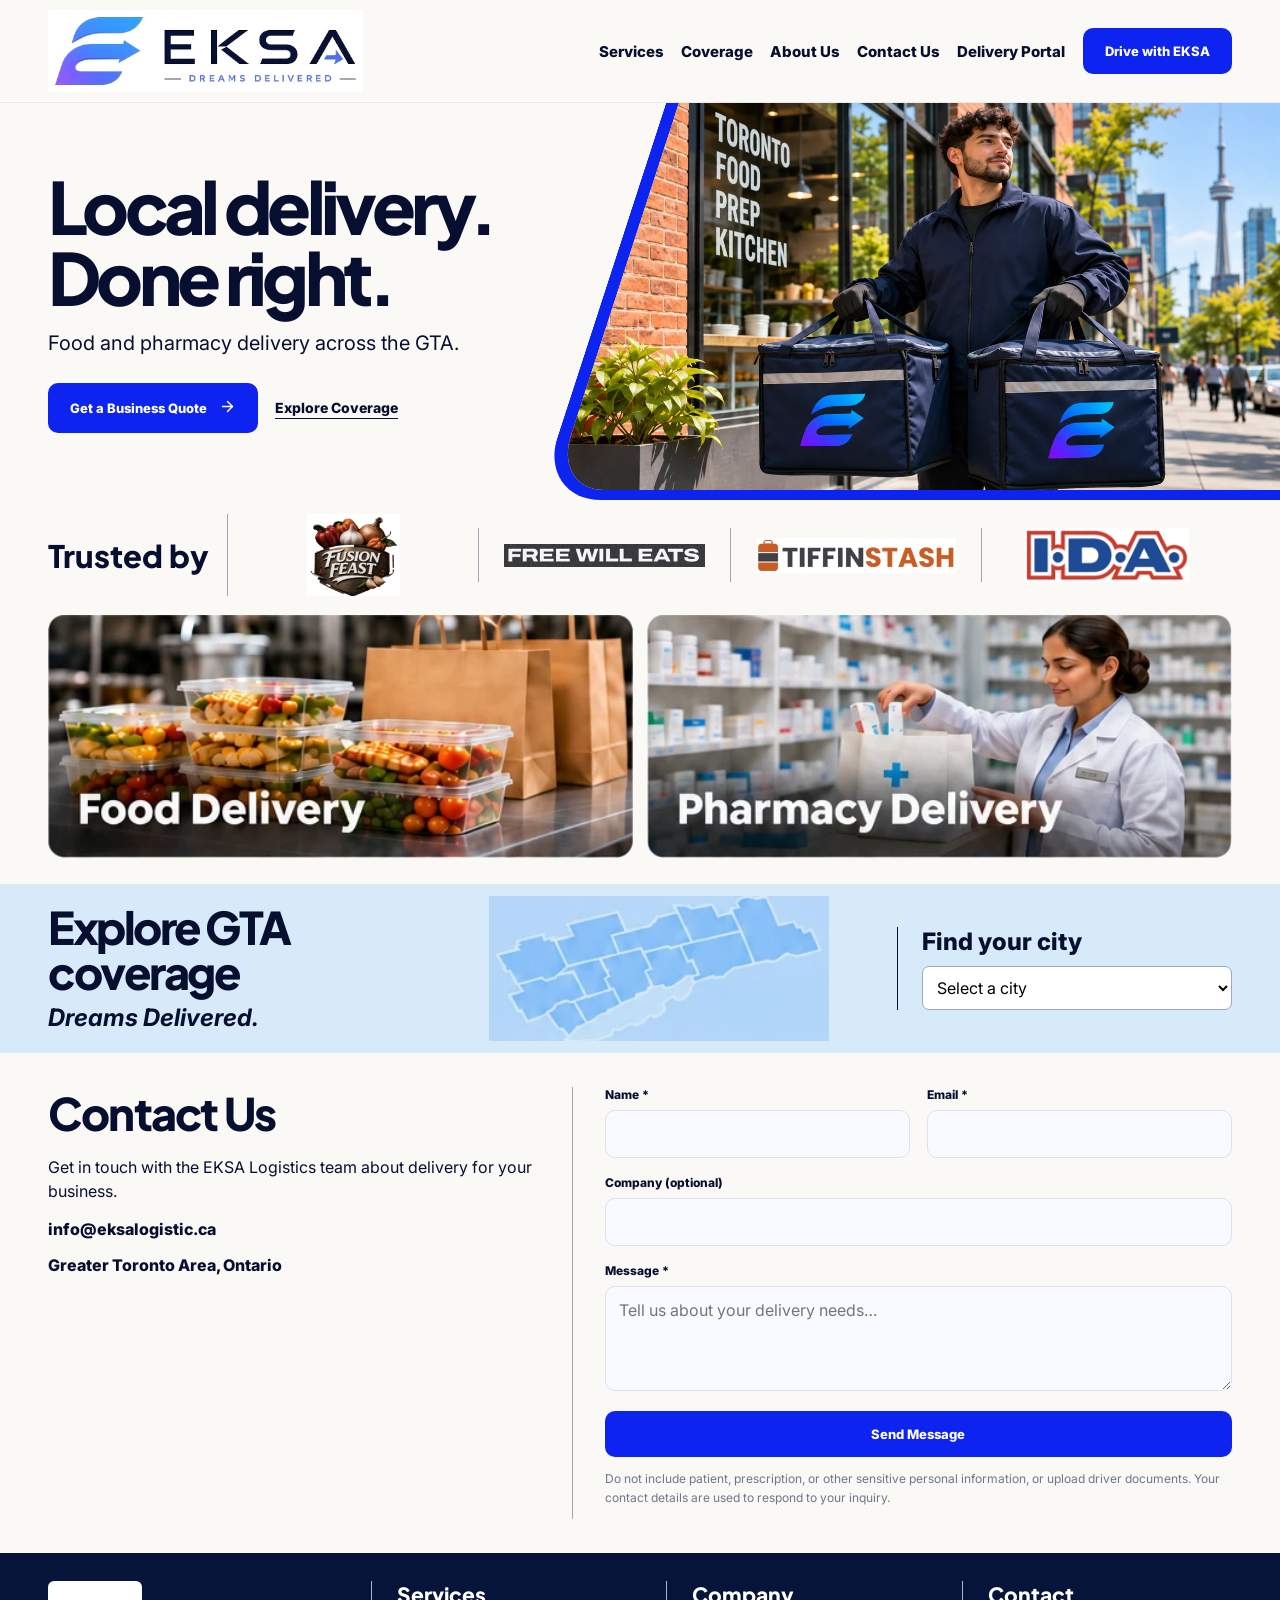
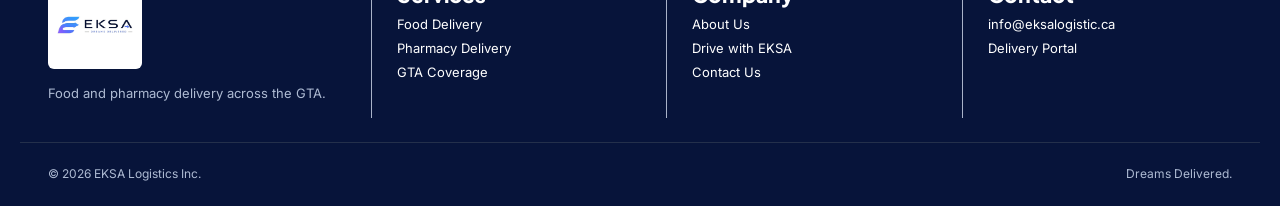
<file: index.html>
<!doctype html>
<html lang="en">
<head>
  <meta charset="utf-8">
  <meta name="viewport" content="width=device-width, initial-scale=1">
  <meta name="theme-color" content="#0b1230">

  <title>EKSA Logistics | Dreams Delivered</title>

  <meta name="description" content="EKSA Logistics Inc. provides scheduled food and pharmacy delivery across Toronto and the Greater Toronto Area.">

  <link rel="canonical" href="https://www.eksalogistic.ca/">

  <link rel="icon" type="image/png" href="/favicon.png">
  <link rel="preconnect" href="https://fonts.googleapis.com">
  <link rel="preconnect" href="https://fonts.gstatic.com" crossorigin>
  <link rel="stylesheet" href="https://fonts.googleapis.com/css2?family=Inter:wght@400..800&amp;family=Plus+Jakarta+Sans:wght@400..800&amp;display=swap">
  <link rel="stylesheet" href="/styles.css?v=7">
</head>

<body>

<header class="site-header">
  <div class="container nav">

    <a class="brand" href="#home" aria-label="EKSA Logistics home">
      <img src="/eksa-logo.jpg" alt="EKSA Logistics">
    </a>

    <button
      class="menu-toggle"
      aria-label="Toggle navigation"
      aria-expanded="false">
      ☰
    </button>

    <nav id="main-nav" aria-label="Main navigation">
      <a href="#services">Services</a>
      <a href="#home?section=coverage">Coverage</a>
      <a href="#about">About Us</a>
      <a href="#contact">Contact Us</a>
      <a href="#portal">Delivery Portal</a>
      <a class="mobile-driver" href="#drivers">Drive with EKSA</a>
    </nav>

    <a class="nav-cta" href="#drivers">Drive with EKSA</a>

  </div>
</header>

<main id="app" tabindex="-1"></main>

<footer>
  <div class="container footer-grid">

    <div>
      <a class="brand light" href="#home">
        <img src="/eksa-logo.jpg" alt="EKSA Logistics">
      </a>

      <p>
        Food and pharmacy delivery across the GTA.
      </p>
    </div>

    <div>
      <b>Services</b>
      <a href="#businesses">Food Delivery</a>
      <a href="#pharmacies">Pharmacy Delivery</a>
      <a href="#home?section=coverage">GTA Coverage</a>
    </div>

    <div>
      <b>Company</b>
      <a href="#about">About Us</a>
      <a href="#drivers">Drive with EKSA</a>
      <a href="#contact">Contact Us</a>
    </div>

    <div>
      <b>Contact</b>
      <a href="mailto:info@eksalogistic.ca">info@eksalogistic.ca</a>

      <a href="#portal">Delivery Portal</a>
    </div>

  </div>

  <div class="container footer-bottom">

    <span>
      © <span id="year"></span> EKSA Logistics Inc.
    </span>

    <span>Dreams Delivered.</span>

  </div>
</footer>

<script src="/script.js?v=7"></script>

</body>
</html>
</file>
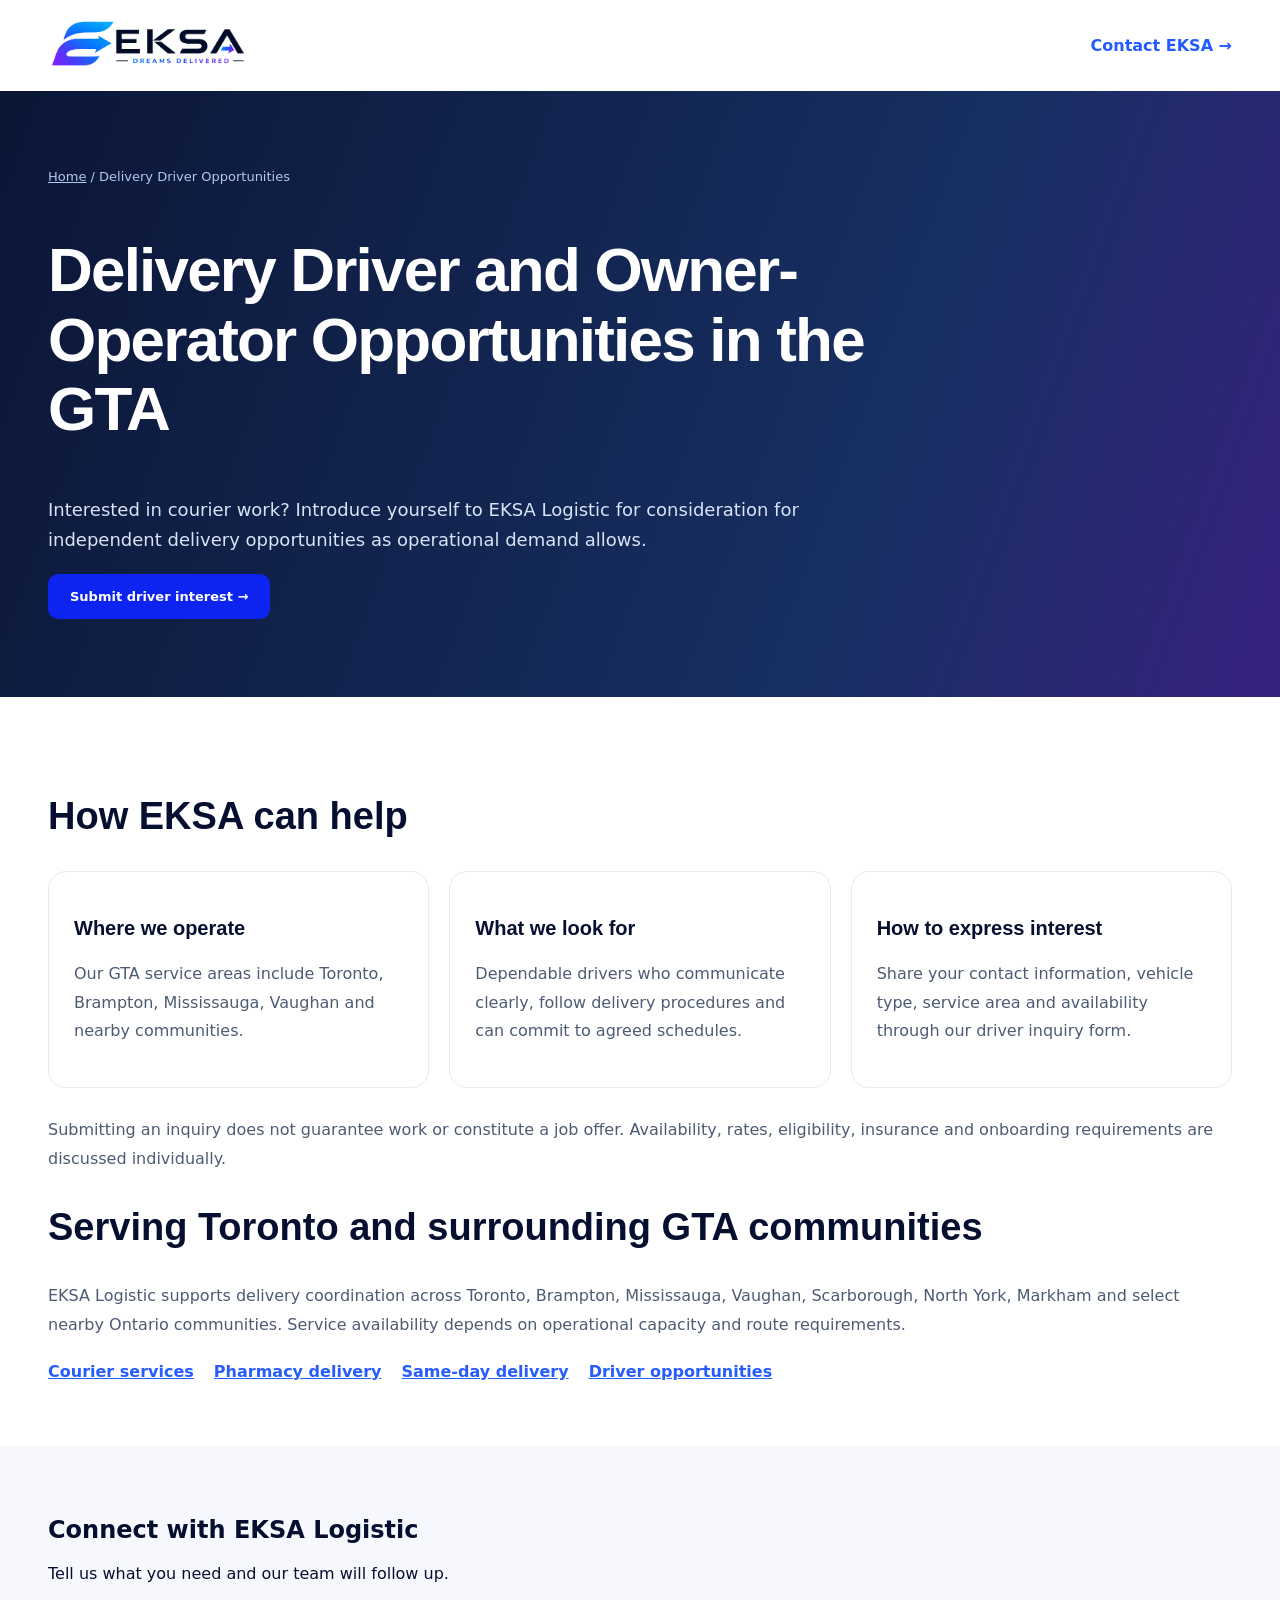
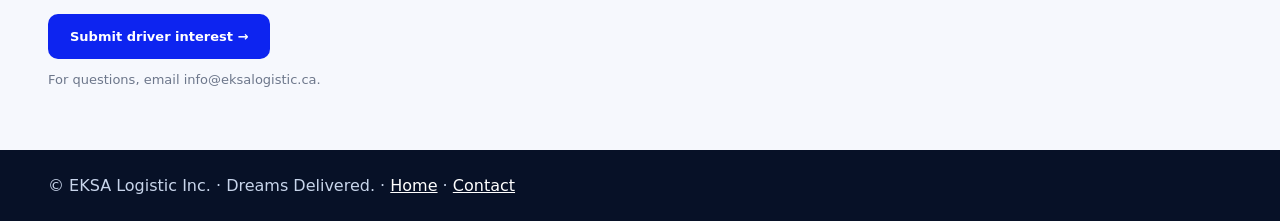
<file: courier-services/index.html>
<!doctype html><html lang="en"><head><meta charset="utf-8"><meta name="viewport" content="width=device-width,initial-scale=1"><meta name="theme-color" content="#0b1230"><title>Courier &amp; Delivery Driver Opportunities GTA | EKSA Logistic</title><meta name="description" content="Explore independent courier and owner-operator delivery driver opportunities in Brampton, Mississauga, Toronto and the GTA."><link rel="canonical" href="https://www.eksalogistic.ca/delivery-driver-opportunities/"><meta property="og:type" content="website"><meta property="og:title" content="Courier &amp; Delivery Driver Opportunities GTA | EKSA Logistic"><meta property="og:description" content="Explore independent courier and owner-operator delivery driver opportunities in Brampton, Mississauga, Toronto and the GTA."><meta property="og:url" content="https://www.eksalogistic.ca/delivery-driver-opportunities/"><link rel="icon" type="image/png" href="/favicon.png"><link rel="stylesheet" href="/styles.css"><script type="application/ld+json">{"@context":"https://schema.org","@type":"WebPage","name":"Courier & Delivery Driver Opportunities GTA | EKSA Logistic","url":"https://www.eksalogistic.ca/delivery-driver-opportunities/","description":"Explore independent courier and owner-operator delivery driver opportunities in Brampton, Mississauga, Toronto and the GTA.","publisher":{"@type":"Organization","name":"EKSA Logistic Inc.","url":"https://www.eksalogistic.ca/"}}</script></head><body class="seo-page"><header class="seo-topbar"><div class="container seo-topnav"><a href="/"><img src="/eksa-logo.png" alt="EKSA Logistic — Dreams Delivered"></a><a href="/#contact">Contact EKSA →</a></div></header><main><section class="seo-hero"><div class="container"><div class="seo-breadcrumb"><a href="/">Home</a> / Delivery Driver Opportunities</div><h1>Delivery Driver and Owner-Operator Opportunities in the GTA</h1><p>Interested in courier work? Introduce yourself to EKSA Logistic for consideration for independent delivery opportunities as operational demand allows.</p><a class="btn" href="/#drivers">Submit driver interest →</a></div></section><section class="seo-body"><div class="container"><h2>How EKSA can help</h2><div class="seo-feature-grid"><article class="seo-feature"><h3>Where we operate</h3><p>Our GTA service areas include Toronto, Brampton, Mississauga, Vaughan and nearby communities.</p></article><article class="seo-feature"><h3>What we look for</h3><p>Dependable drivers who communicate clearly, follow delivery procedures and can commit to agreed schedules.</p></article><article class="seo-feature"><h3>How to express interest</h3><p>Share your contact information, vehicle type, service area and availability through our driver inquiry form.</p></article></div><p>Submitting an inquiry does not guarantee work or constitute a job offer. Availability, rates, eligibility, insurance and onboarding requirements are discussed individually.</p><h2>Serving Toronto and surrounding GTA communities</h2><p>EKSA Logistic supports delivery coordination across Toronto, Brampton, Mississauga, Vaughan, Scarborough, North York, Markham and select nearby Ontario communities. Service availability depends on operational capacity and route requirements.</p><div class="seo-link-row"><a href="/courier-services/">Courier services</a><a href="/pharmacy-delivery/">Pharmacy delivery</a><a href="/same-day-delivery/">Same-day delivery</a><a href="/delivery-driver-opportunities/">Driver opportunities</a></div></div></section><section class="seo-cta"><div class="container"><h2>Connect with EKSA Logistic</h2><p>Tell us what you need and our team will follow up.</p><a class="btn" href="/#drivers">Submit driver interest →</a><p class="seo-note">For questions, email info@eksalogistic.ca.</p></div></section></main><footer class="seo-footer"><div class="container">© EKSA Logistic Inc. · Dreams Delivered. · <a href="/">Home</a> · <a href="/#contact">Contact</a></div></footer></body></html>
</file>
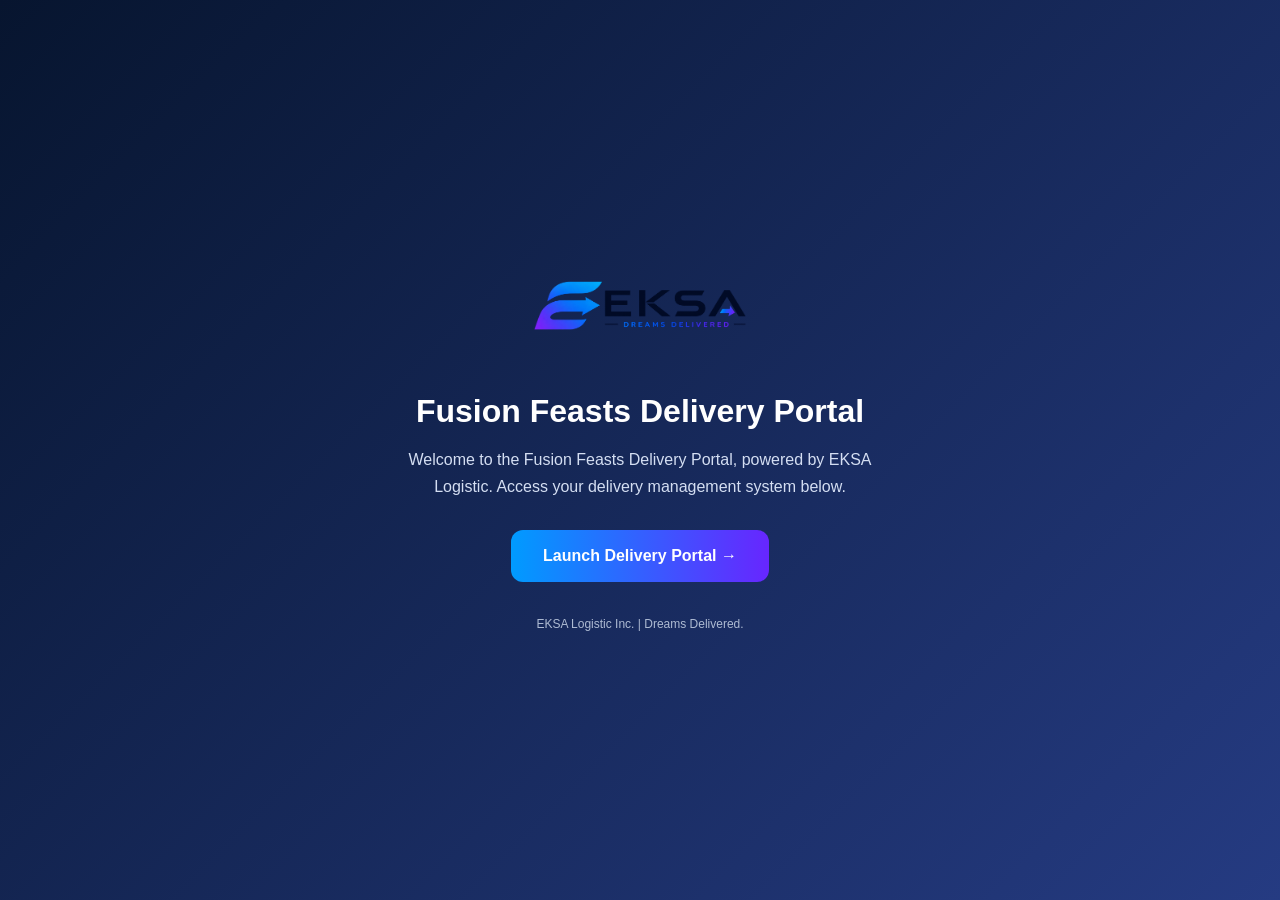
<file: fusionfeasts/index.html>
<!DOCTYPE html>
<html lang="en">
<head>
  <meta charset="UTF-8">
  <meta name="viewport" content="width=device-width, initial-scale=1.0">
  <meta name="robots" content="noindex, nofollow">
  <title>Fusion Feasts Portal | EKSA Logistic</title>
  <link rel="icon" href="../favicon.png">

  <style>
    body {
      margin: 0;
      min-height: 100vh;
      display: flex;
      align-items: center;
      justify-content: center;
      font-family: Arial, sans-serif;
      background: linear-gradient(135deg, #07152f, #253b82);
      color: white;
      text-align: center;
    }

    .portal {
      padding: 45px 30px;
      max-width: 500px;
    }

    .logo {
      width: 220px;
      max-width: 90%;
      margin-bottom: 25px;
    }

    h1 {
      font-size: 32px;
      margin-bottom: 15px;
    }

    p {
      color: #d4def2;
      line-height: 1.7;
      margin-bottom: 30px;
    }

    .button {
      display: inline-block;
      padding: 17px 32px;
      background: linear-gradient(90deg, #009bff, #6726ff);
      color: white;
      text-decoration: none;
      border-radius: 12px;
      font-weight: bold;
    }

    .button:hover {
      opacity: 0.9;
    }

    .footer {
      margin-top: 35px;
      font-size: 12px;
      color: #aebbd3;
    }
  </style>
</head>

<body>
  <main class="portal">

    <img
      src="../eksa-logo.png"
      alt="EKSA Logistic"
      class="logo"
    >

    <h1>Fusion Feasts Delivery Portal</h1>

    <p>
      Welcome to the Fusion Feasts Delivery Portal,
      powered by EKSA Logistic.
      Access your delivery management system below.
    </p>

    <a
      class="button"
      href="https://script.google.com/macros/s/AKfycbzq2rcf4ts9uuoo10F6LjIHkfpm8Ls-799U8cGaTy5HFEsiiTY6_NZzoEOHmO9KtOD8/exec"
      target="_blank"
      rel="noopener noreferrer"
    >
      Launch Delivery Portal &rarr;
    </a>

    <div class="footer">
      EKSA Logistic Inc. | Dreams Delivered.
    </div>

  </main>
</body>
</html>
</file>
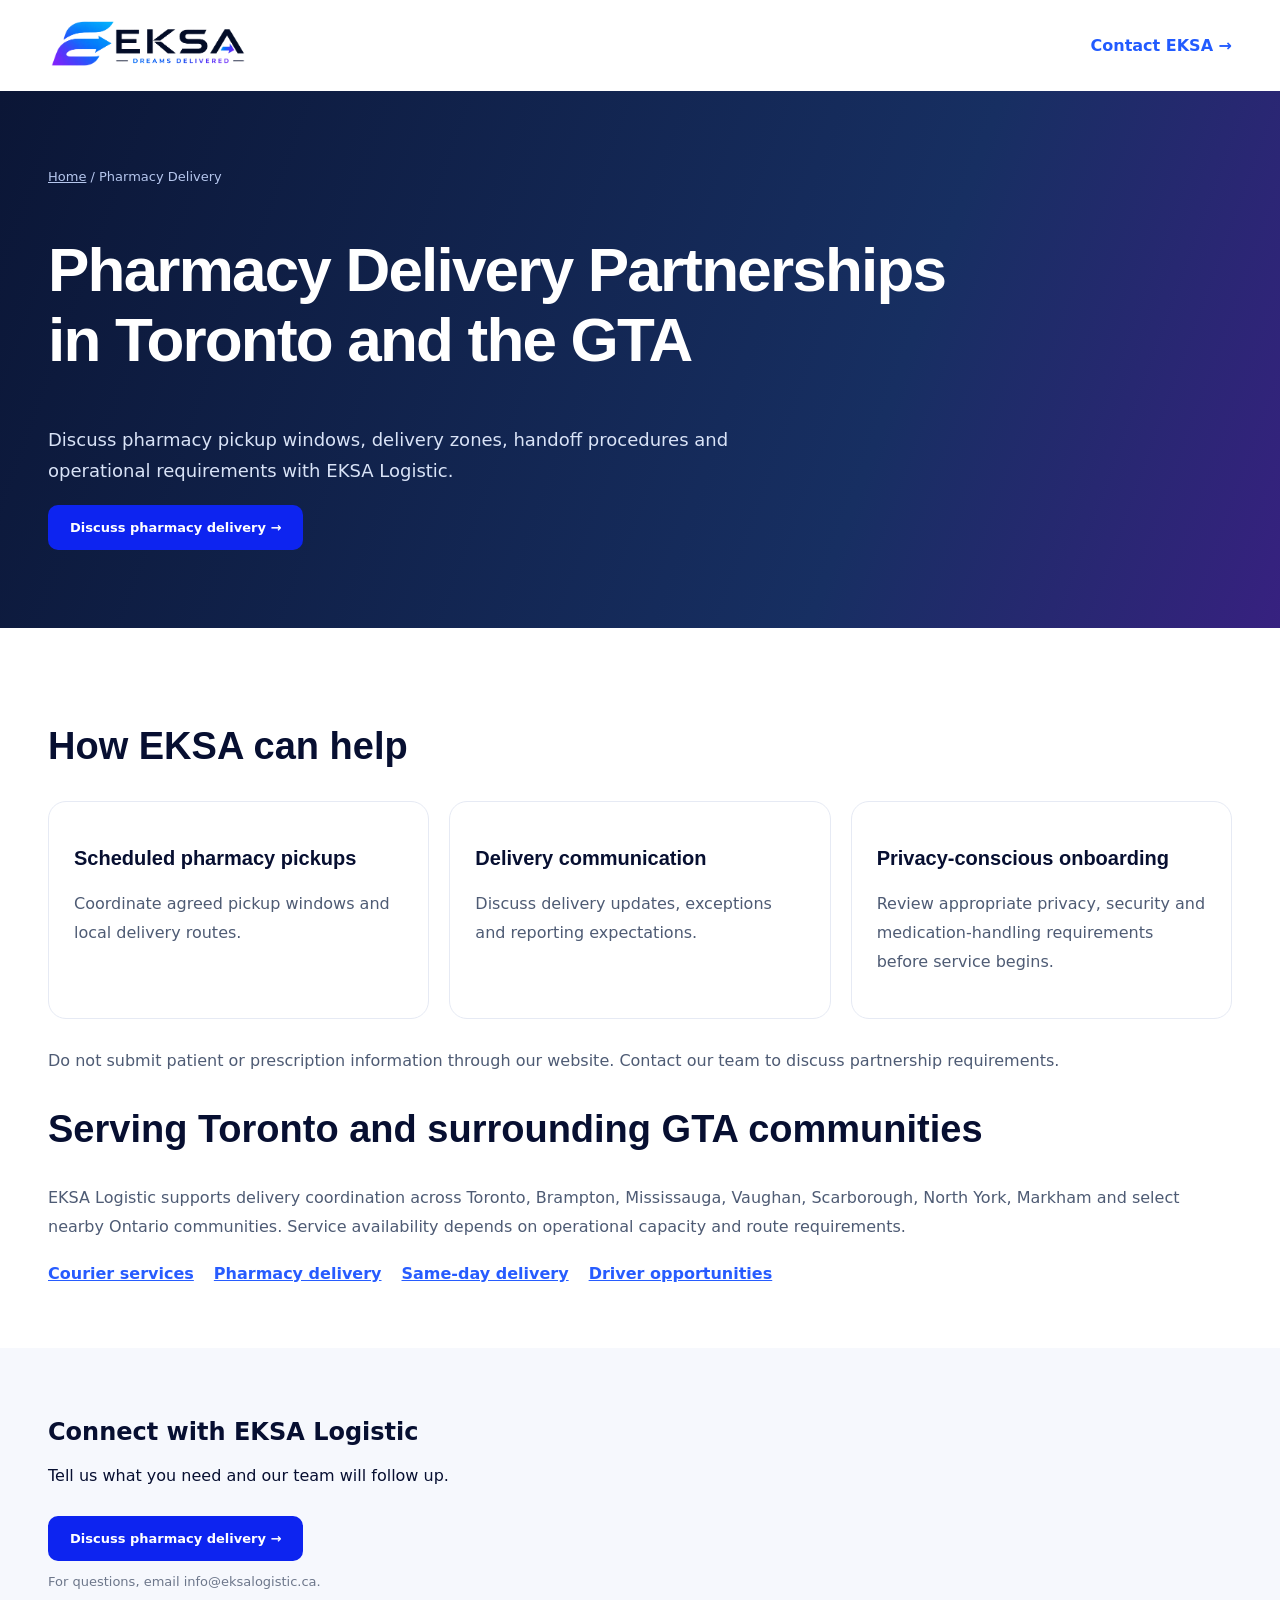
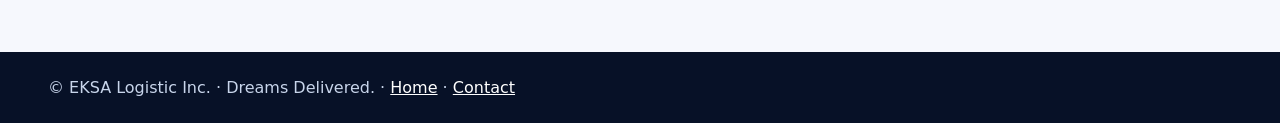
<file: pharmacy-delivery/index.html>
<!doctype html><html lang="en"><head><meta charset="utf-8"><meta name="viewport" content="width=device-width,initial-scale=1"><meta name="theme-color" content="#0b1230"><title>Pharmacy Delivery Services in the GTA | EKSA Logistic</title><meta name="description" content="Coordinated pharmacy and medical courier delivery partnerships in Toronto and the GTA, with scheduled pickups and handling expectations."><link rel="canonical" href="https://www.eksalogistic.ca/pharmacy-delivery/"><meta property="og:type" content="website"><meta property="og:title" content="Pharmacy Delivery Services in the GTA | EKSA Logistic"><meta property="og:description" content="Coordinated pharmacy and medical courier delivery partnerships in Toronto and the GTA, with scheduled pickups and handling expectations."><meta property="og:url" content="https://www.eksalogistic.ca/pharmacy-delivery/"><link rel="icon" type="image/png" href="/favicon.png"><link rel="stylesheet" href="/styles.css"><script type="application/ld+json">{"@context":"https://schema.org","@type":"WebPage","name":"Pharmacy Delivery Services in the GTA | EKSA Logistic","url":"https://www.eksalogistic.ca/pharmacy-delivery/","description":"Coordinated pharmacy and medical courier delivery partnerships in Toronto and the GTA, with scheduled pickups and handling expectations.","publisher":{"@type":"Organization","name":"EKSA Logistic Inc.","url":"https://www.eksalogistic.ca/"}}</script></head><body class="seo-page"><header class="seo-topbar"><div class="container seo-topnav"><a href="/"><img src="/eksa-logo.png" alt="EKSA Logistic — Dreams Delivered"></a><a href="/#contact">Contact EKSA →</a></div></header><main><section class="seo-hero"><div class="container"><div class="seo-breadcrumb"><a href="/">Home</a> / Pharmacy Delivery</div><h1>Pharmacy Delivery Partnerships in Toronto and the GTA</h1><p>Discuss pharmacy pickup windows, delivery zones, handoff procedures and operational requirements with EKSA Logistic.</p><a class="btn" href="/#pharmacies">Discuss pharmacy delivery →</a></div></section><section class="seo-body"><div class="container"><h2>How EKSA can help</h2><div class="seo-feature-grid"><article class="seo-feature"><h3>Scheduled pharmacy pickups</h3><p>Coordinate agreed pickup windows and local delivery routes.</p></article><article class="seo-feature"><h3>Delivery communication</h3><p>Discuss delivery updates, exceptions and reporting expectations.</p></article><article class="seo-feature"><h3>Privacy-conscious onboarding</h3><p>Review appropriate privacy, security and medication-handling requirements before service begins.</p></article></div><p>Do not submit patient or prescription information through our website. Contact our team to discuss partnership requirements.</p><h2>Serving Toronto and surrounding GTA communities</h2><p>EKSA Logistic supports delivery coordination across Toronto, Brampton, Mississauga, Vaughan, Scarborough, North York, Markham and select nearby Ontario communities. Service availability depends on operational capacity and route requirements.</p><div class="seo-link-row"><a href="/courier-services/">Courier services</a><a href="/pharmacy-delivery/">Pharmacy delivery</a><a href="/same-day-delivery/">Same-day delivery</a><a href="/delivery-driver-opportunities/">Driver opportunities</a></div></div></section><section class="seo-cta"><div class="container"><h2>Connect with EKSA Logistic</h2><p>Tell us what you need and our team will follow up.</p><a class="btn" href="/#pharmacies">Discuss pharmacy delivery →</a><p class="seo-note">For questions, email info@eksalogistic.ca.</p></div></section></main><footer class="seo-footer"><div class="container">© EKSA Logistic Inc. · Dreams Delivered. · <a href="/">Home</a> · <a href="/#contact">Contact</a></div></footer></body></html>
</file>
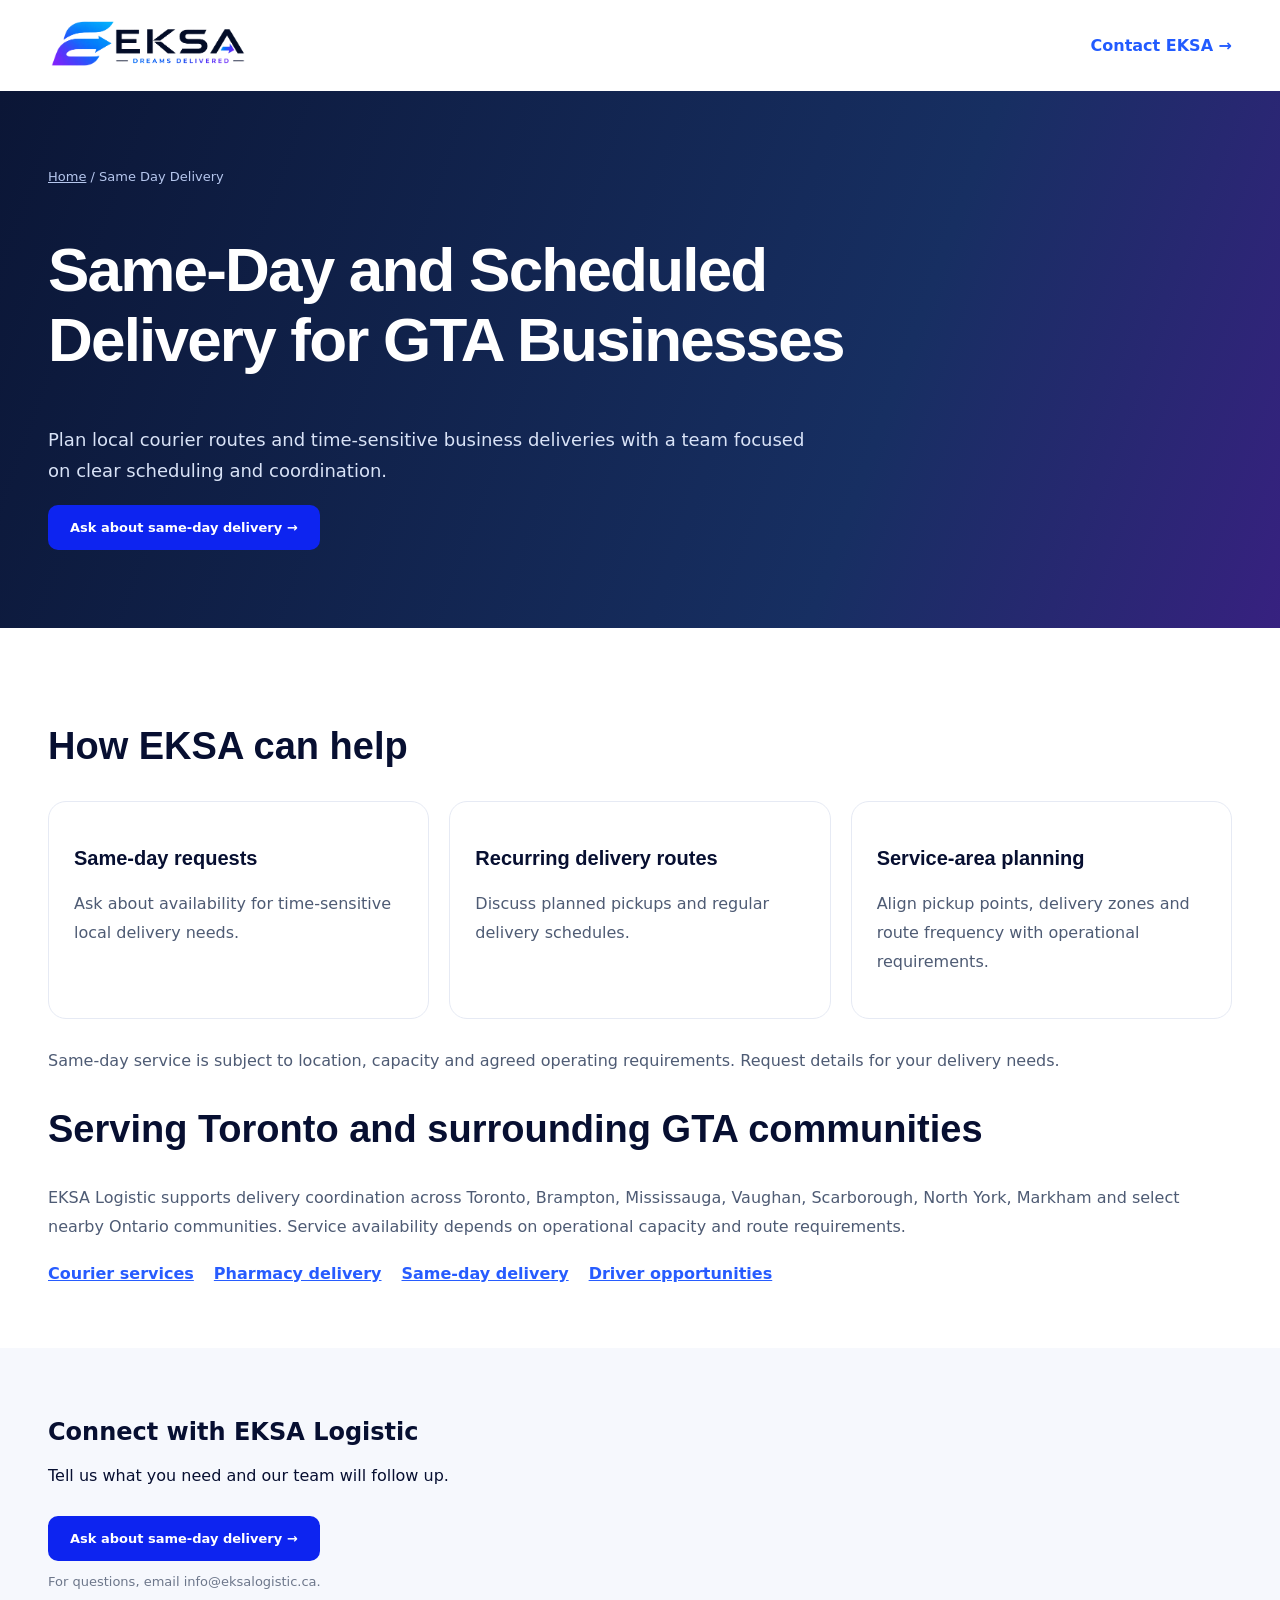
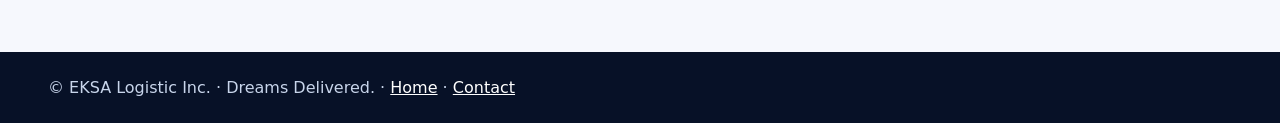
<file: same-day-delivery/index.html>
<!doctype html><html lang="en"><head><meta charset="utf-8"><meta name="viewport" content="width=device-width,initial-scale=1"><meta name="theme-color" content="#0b1230"><title>Same-Day &amp; Scheduled Courier Delivery GTA | EKSA Logistic</title><meta name="description" content="Same-day and scheduled courier delivery coordination for GTA businesses. Discuss time-sensitive deliveries and recurring routes."><link rel="canonical" href="https://www.eksalogistic.ca/same-day-delivery/"><meta property="og:type" content="website"><meta property="og:title" content="Same-Day &amp; Scheduled Courier Delivery GTA | EKSA Logistic"><meta property="og:description" content="Same-day and scheduled courier delivery coordination for GTA businesses. Discuss time-sensitive deliveries and recurring routes."><meta property="og:url" content="https://www.eksalogistic.ca/same-day-delivery/"><link rel="icon" type="image/png" href="/favicon.png"><link rel="stylesheet" href="/styles.css"><script type="application/ld+json">{"@context":"https://schema.org","@type":"WebPage","name":"Same-Day & Scheduled Courier Delivery GTA | EKSA Logistic","url":"https://www.eksalogistic.ca/same-day-delivery/","description":"Same-day and scheduled courier delivery coordination for GTA businesses. Discuss time-sensitive deliveries and recurring routes.","publisher":{"@type":"Organization","name":"EKSA Logistic Inc.","url":"https://www.eksalogistic.ca/"}}</script></head><body class="seo-page"><header class="seo-topbar"><div class="container seo-topnav"><a href="/"><img src="/eksa-logo.png" alt="EKSA Logistic — Dreams Delivered"></a><a href="/#contact">Contact EKSA →</a></div></header><main><section class="seo-hero"><div class="container"><div class="seo-breadcrumb"><a href="/">Home</a> / Same Day Delivery</div><h1>Same-Day and Scheduled Delivery for GTA Businesses</h1><p>Plan local courier routes and time-sensitive business deliveries with a team focused on clear scheduling and coordination.</p><a class="btn" href="/#businesses">Ask about same-day delivery →</a></div></section><section class="seo-body"><div class="container"><h2>How EKSA can help</h2><div class="seo-feature-grid"><article class="seo-feature"><h3>Same-day requests</h3><p>Ask about availability for time-sensitive local delivery needs.</p></article><article class="seo-feature"><h3>Recurring delivery routes</h3><p>Discuss planned pickups and regular delivery schedules.</p></article><article class="seo-feature"><h3>Service-area planning</h3><p>Align pickup points, delivery zones and route frequency with operational requirements.</p></article></div><p>Same-day service is subject to location, capacity and agreed operating requirements. Request details for your delivery needs.</p><h2>Serving Toronto and surrounding GTA communities</h2><p>EKSA Logistic supports delivery coordination across Toronto, Brampton, Mississauga, Vaughan, Scarborough, North York, Markham and select nearby Ontario communities. Service availability depends on operational capacity and route requirements.</p><div class="seo-link-row"><a href="/courier-services/">Courier services</a><a href="/pharmacy-delivery/">Pharmacy delivery</a><a href="/same-day-delivery/">Same-day delivery</a><a href="/delivery-driver-opportunities/">Driver opportunities</a></div></div></section><section class="seo-cta"><div class="container"><h2>Connect with EKSA Logistic</h2><p>Tell us what you need and our team will follow up.</p><a class="btn" href="/#businesses">Ask about same-day delivery →</a><p class="seo-note">For questions, email info@eksalogistic.ca.</p></div></section></main><footer class="seo-footer"><div class="container">© EKSA Logistic Inc. · Dreams Delivered. · <a href="/">Home</a> · <a href="/#contact">Contact</a></div></footer></body></html>
</file>
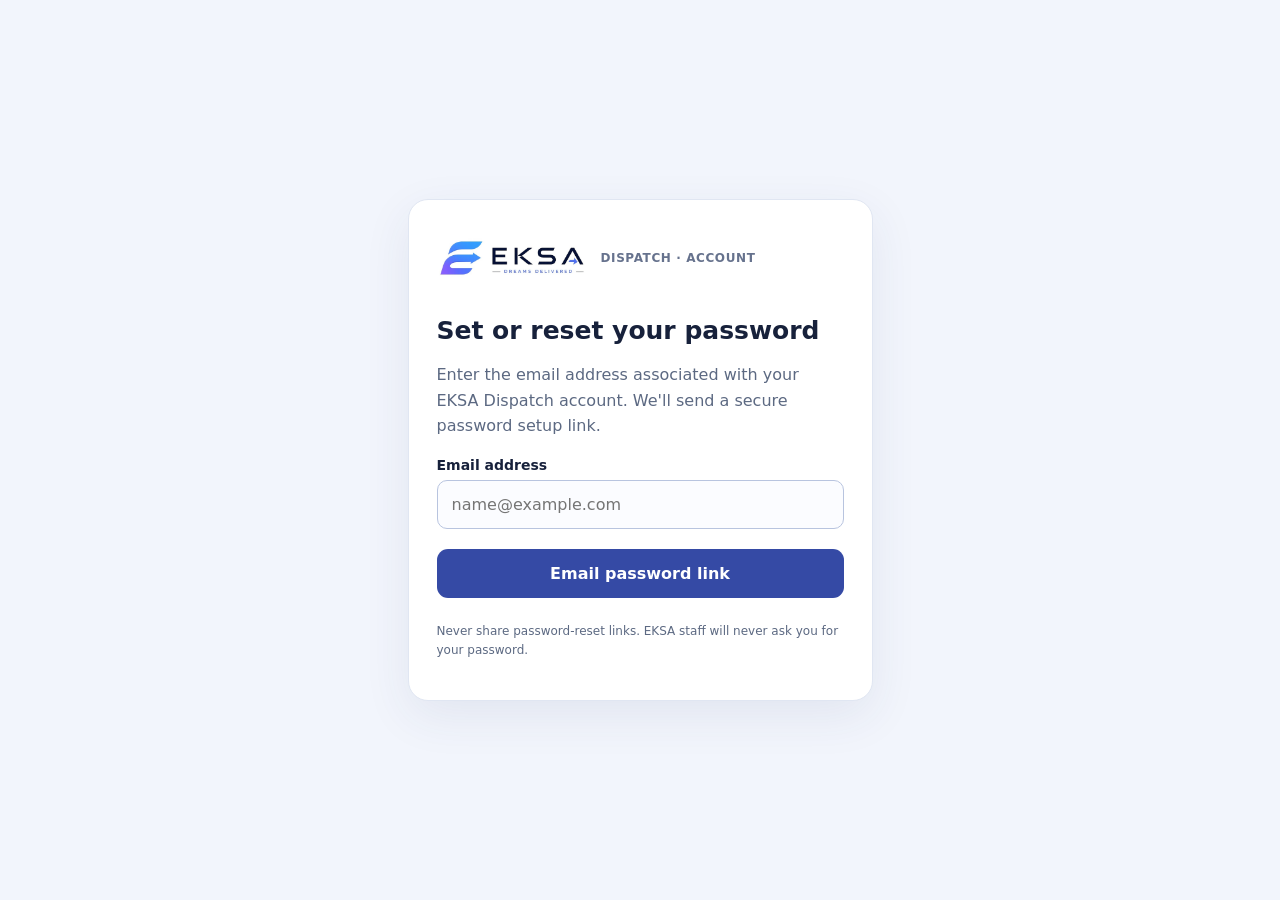
<file: eksa-password.html>
<!doctype html>
<html lang="en">
<head>
<meta charset="utf-8"><meta name="viewport" content="width=device-width,initial-scale=1">
<meta name="referrer" content="no-referrer"><meta name="robots" content="noindex,nofollow">
<title>EKSA Dispatch | Password setup</title>
<style>
*{box-sizing:border-box}body{margin:0;background:#f2f5fc;color:#17213b;font-family:system-ui,-apple-system,Segoe UI,sans-serif;min-height:100vh;display:grid;place-items:center;padding:22px}
main{width:min(100%,465px);background:#fff;border:1px solid #e0e6f2;border-radius:20px;box-shadow:0 15px 48px #30427015;padding:28px}
.brand{display:flex;align-items:center;gap:14px}.brand img{width:150px;height:60px;object-fit:contain}.brand small{font-size:12px;font-weight:700;color:#66728d;letter-spacing:.6px}
h1{font-size:25px;line-height:1.2;margin:28px 0 12px}p{color:#5c6982;line-height:1.6}label{display:block;font-size:14px;font-weight:700;margin:18px 0 7px}
input{width:100%;border:1px solid #b8c4df;border-radius:10px;padding:14px;font:inherit;background:#fbfcff}
input:focus-visible{outline:2px solid #7288da}button{border:0;width:100%;border-radius:11px;background:#354aa5;color:#fff;padding:15px;margin-top:20px;font:700 16px system-ui;cursor:pointer}
button:disabled{opacity:.6}.hidden{display:none}.msg{margin-top:18px;line-height:1.5;font-size:14px}.bad{color:#ac243d}.good{color:#156b43}.note{font-size:12px;margin-top:24px}
</style></head>
<body><main>
<div class="brand"><img src="eksa-logo.jpg" alt="EKSA Logistics"/><small>DISPATCH · ACCOUNT</small></div>
<section id="request">
<h1>Set or reset your password</h1>
<p>Enter the email address associated with your EKSA Dispatch account. We'll send a secure password setup link.</p>
<form id="requestForm">
<label for="email">Email address</label><input id="email" type="email" autocomplete="email" required placeholder="name@example.com">
<button id="sendButton" type="submit">Email password link</button></form>
</section>
<section id="change" class="hidden">
<h1>Choose your password</h1>
<p>Use at least 12 characters. You'll use this to sign in to EKSA Dispatch.</p>
<form id="changeForm">
<label for="password">New password</label><input id="password" type="password" autocomplete="new-password" minlength="12" required>
<label for="confirm">Confirm password</label><input id="confirm" type="password" autocomplete="new-password" minlength="12" required>
<button id="saveButton" type="submit">Save password</button></form>
</section>
<div id="message" role="status" aria-live="polite" class="msg"></div>
<p class="note">Never share password-reset links. EKSA staff will never ask you for your password.</p>
</main>
<script>
(()=>{
"use strict";
const BASE="https://suaghyqignjgqgwffzbt.supabase.co";
const KEY="sb_publishable_UIbvS8Aphy-A4vidQGGXDA_f3CWTeaK";
const REDIRECT="https://www.eksalogistic.ca/eksa-password.html";
const el=id=>document.getElementById(id);
const msg=(v,ok=false)=>{el("message").textContent=v;el("message").className="msg "+(ok?"good":"bad");};
let access=null;
async function init(){
const u=new URL(location.href);const hash=new URLSearchParams(u.hash.slice(1));
const error=hash.get("error_description")||u.searchParams.get("error_description");
access=hash.get("access_token");
// Remove sensitive tokens from browser history and visible URL.
history.replaceState(null,"",u.pathname);
if(error){msg(error);return;}
if(!access)return;
const response=await fetch(BASE+"/auth/v1/user",{headers:{apikey:KEY,Authorization:"Bearer "+access}});
if(!response.ok){access=null;msg("This link has expired. Please enter your email to request a new one.");return;}
el("request").classList.add("hidden");el("change").classList.remove("hidden");
}
el("requestForm").addEventListener("submit",async e=>{
e.preventDefault();const btn=el("sendButton");btn.disabled=true;
try{
const email=el("email").value.trim().toLowerCase();
const r=await fetch(BASE+"/auth/v1/recover?redirect_to="+encodeURIComponent(REDIRECT),{method:"POST",headers:{apikey:KEY,"Content-Type":"application/json"},body:JSON.stringify({email})});
if(r.status===429)throw Error("Too many requests. Try again later.");
if(!r.ok)throw Error("Email could not be sent. Please try again.");
msg("If this account exists, a secure password email has been sent. Check your inbox and spam folder.",true);
}catch(err){msg(err.message||"Could not request password reset.");}finally{btn.disabled=false;}
});
el("changeForm").addEventListener("submit",async e=>{
e.preventDefault();
if(!access)return msg("This link is no longer valid. Request another.");
const password=el("password").value;
if(password.length<12)return msg("Password must have at least 12 characters.");
if(password!==el("confirm").value)return msg("Passwords do not match.");
const btn=el("saveButton");btn.disabled=true;
try{
const r=await fetch(BASE+"/auth/v1/user",{method:"PUT",headers:{apikey:KEY,Authorization:"Bearer "+access,"Content-Type":"application/json"},body:JSON.stringify({password})});
if(!r.ok)throw Error("Password couldn't be saved. Please request a new link.");
access=null;el("change").classList.add("hidden");msg("Password saved successfully! Open EKSA Dispatch and log in using this email and your new password.",true);
}catch(err){msg(err.message||"Could not update password.");btn.disabled=false;}
});
init().catch(()=>msg("Could not verify your link. Enter your email to request a new one."));
})();
</script>
</body></html>
</file>
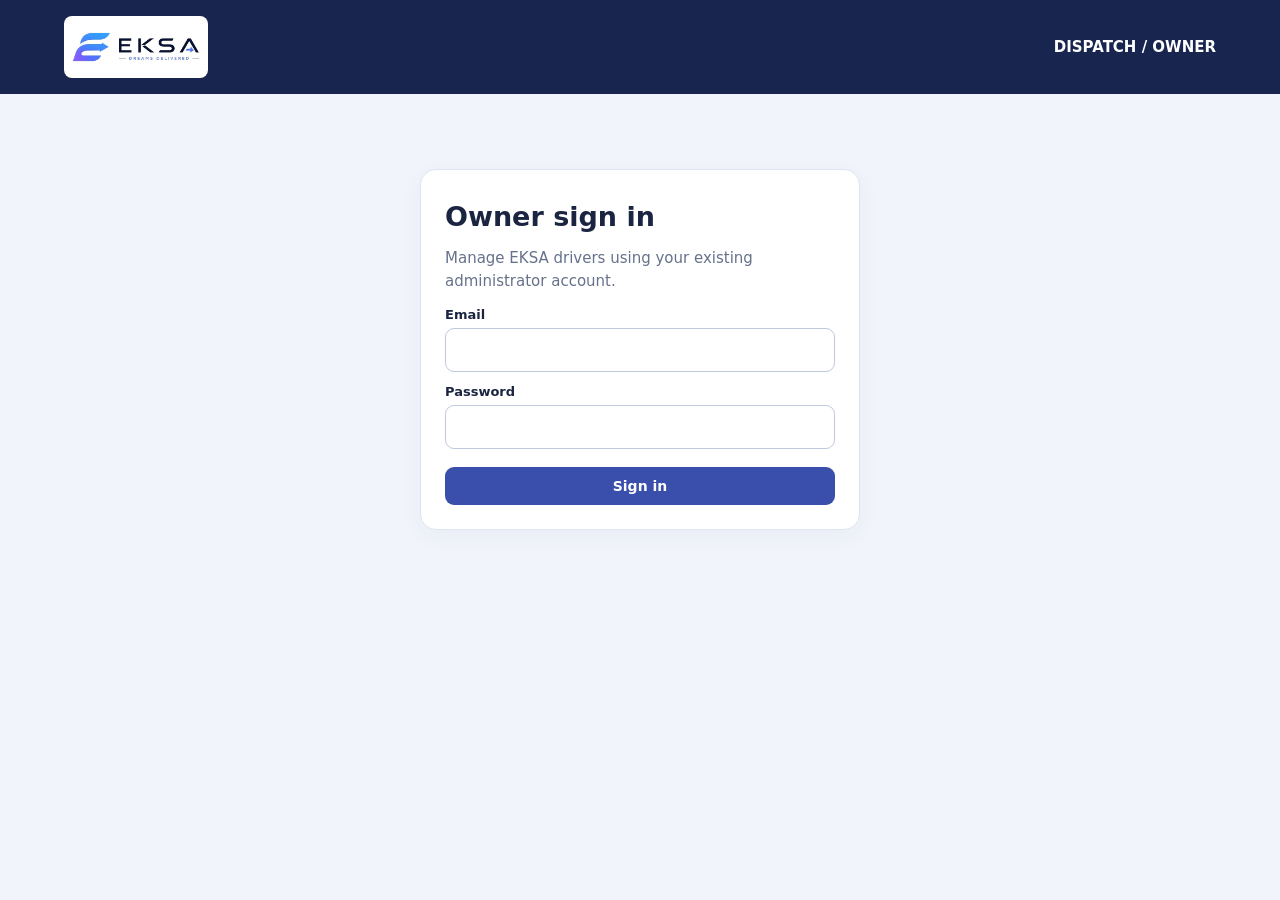
<file: dispatch/drivers.html>
<!doctype html><html lang="en"><head><meta charset="utf-8"><meta name="viewport" content="width=device-width, initial-scale=1"><meta name="referrer" content="no-referrer"><meta name="robots" content="noindex,nofollow"><title>EKSA Dispatch | Driver Management</title>
<style>
*{box-sizing:border-box}body{margin:0;background:#f1f4fa;color:#1b2542;font:15px system-ui,-apple-system,"Segoe UI",sans-serif}header{background:#17254f;color:white;padding:16px 5%;display:flex;align-items:center;justify-content:space-between;gap:15px}header img{background:white;padding:6px;border-radius:8px;width:144px;height:62px;object-fit:contain}main{width:min(1110px,94%);margin:28px auto}.card{background:white;border:1px solid #dfe5f0;border-radius:16px;padding:24px;margin:18px 0;box-shadow:0 6px 23px #38486a0b}.login{max-width:440px;margin:75px auto}h1{font-size:27px;margin:7px 0 12px}h2{font-size:19px;margin:0 0 12px}p{color:#66718b;line-height:1.5}label{font-weight:700;font-size:13px;display:block;margin:12px 0 6px}input{width:100%;border:1px solid #c0c9dd;border-radius:9px;padding:12px;font:inherit}button{background:#3a4eac;border:0;border-radius:9px;color:white;font:700 14px system-ui;padding:11px 16px;cursor:pointer}button.light{background:#f1f4ff;border:1px solid #c7cfeb;color:#364bad}button:disabled{opacity:.5}.fields{display:grid;grid-template-columns:repeat(3,1fr);gap:14px}.stats{display:grid;grid-template-columns:repeat(3,1fr);gap:15px}.value{font-size:30px;font-weight:850}.muted{font-size:12px;color:#63728f}.tablewrap{overflow:auto}table{border-collapse:collapse;width:100%}td,th{border-bottom:1px solid #e9edf5;padding:13px;text-align:left}th{font-size:11px;color:#78839a;text-transform:uppercase}.badge{border-radius:15px;padding:5px 10px;background:#e9edff;color:#374ba1;font-size:12px}#notice{font-weight:650;margin:10px 0}a{color:#354bad}@media(max-width:700px){.fields,.stats{grid-template-columns:1fr}header img{width:105px}td,th{padding:8px}.card{padding:16px}}
</style></head><body><header><img src="../eksa-logo.jpg" alt="EKSA Logistics"><b>DISPATCH / OWNER</b><button id="logout" class="light" hidden>Sign out</button></header><main>
<section id="signin" class="card login"><h1>Owner sign in</h1><p>Manage EKSA drivers using your existing administrator account.</p><form id="loginform"><label>Email</label><input id="email" type="email" autocomplete="username" required><label>Password</label><input id="password" type="password" autocomplete="current-password" required><button style="margin-top:18px;width:100%">Sign in</button></form></section>
<section id="content" hidden><h1>Drivers & team</h1><p>Invite, deactivate or reactivate drivers without losing deliveries, route history or payout records.</p><div id="notice" role="status"></div><div class="stats"><div class="card"><div class="value" id="total">—</div><span class="muted">Registered</span></div><div class="card"><div class="value" id="active">—</div><span class="muted">Active</span></div><div class="card"><div class="value" id="inactive">—</div><span class="muted">Inactive</span></div></div>
<div class="card"><h2>Invite driver</h2><form id="invite"><div class="fields"><div><label>Driver name</label><input id="drivername" maxlength="120" required placeholder="Name"></div><div><label>Email address</label><input id="driveremail" type="email" required placeholder="driver@example.com"></div><div><label>Vehicle capacity (bags)</label><input id="capacity" type="number" min="1" max="300" value="100" required></div></div><button style="margin-top:16px">Send invitation</button></form><p>Already registered? Do not invite twice. <a href="../eksa-password.html" target="_blank" rel="noopener noreferrer">Reset the driver's password</a>.</p></div>
<div class="card"><h2>Driver accounts</h2><div class="tablewrap"><table><thead><tr><th>Name</th><th>Status</th><th>Capacity</th><th>Assigned routes</th><th>Manage</th></tr></thead><tbody id="rows"></tbody></table></div><button id="refresh" class="light" style="margin-top:14px">Refresh</button><p class="muted">Deactivation retains records and requires active assigned routes to be completed or reassigned first.</p></div></section></main>
<script>
"use strict";
const BASE="https://suaghyqignjgqgwffzbt.supabase.co";
const KEY="sb_publishable_UIbvS8Aphy-A4vidQGGXDA_f3CWTeaK";
const el=id=>document.getElementById(id);
let access=null,uid=null;
async function api(path,payload){
const headers={"apikey":KEY};
if(access)headers.Authorization="Bearer "+access;
if(payload!==undefined)headers["Content-Type"]="application/json";
const r=await fetch(BASE+path,{method:payload===undefined?"GET":"POST",headers,body:payload===undefined?undefined:JSON.stringify(payload)});
const d=await r.json().catch(()=>({}));
if(!r.ok||d.success===false)throw Error(d.message||d.error_description||d.error||"HTTP "+r.status);
return d;
}
function note(v){el("notice").textContent=v}
async function update(){
const drivers=await api("/rest/v1/drivers?select=id,display_name,active,vehicle_capacity&order=display_name&limit=300");
const routes=await api("/rest/v1/routes?select=id,driver_id,status&limit=2000");
el("total").textContent=drivers.length;el("active").textContent=drivers.filter(x=>x.active).length;el("inactive").textContent=drivers.filter(x=>!x.active).length;
const tbody=el("rows");tbody.replaceChildren();
for(const d of drivers){
const tr=document.createElement("tr");
for(const value of [d.display_name,d.active?"Active":"Inactive",String(d.vehicle_capacity||"—"),String(routes.filter(x=>x.driver_id===d.id).length)]){
const td=document.createElement("td");td.textContent=value;tr.appendChild(td);
}
const td=document.createElement("td"),button=document.createElement("button");
button.className="light";button.textContent=d.active?"Deactivate":"Reactivate";button.dataset.id=d.id;button.dataset.active=String(!d.active);
td.appendChild(button);tr.appendChild(td);tbody.appendChild(tr);
}
if(!drivers.length){const tr=document.createElement("tr"),td=document.createElement("td");td.colSpan=5;td.textContent="No drivers registered.";tr.appendChild(td);tbody.appendChild(tr)}
}
el("loginform").addEventListener("submit",async e=>{
e.preventDefault();const btn=e.submitter;btn.disabled=true;
try{
const s=await api("/auth/v1/token?grant_type=password",{email:el("email").value.trim(),password:el("password").value});
access=s.access_token;uid=s.user.id;
const p=await api("/rest/v1/profiles?select=role&user_id=eq."+encodeURIComponent(uid));
if(!Array.isArray(p)||p[0]?.role!=="admin")throw Error("Administrator access required.");
el("password").value="";el("signin").hidden=true;el("content").hidden=false;el("logout").hidden=false;await update();
}catch(err){alert(err.message);access=null}finally{btn.disabled=false}
});
el("invite").addEventListener("submit",async e=>{
e.preventDefault();const btn=e.submitter;btn.disabled=true;
try{
const mail=el("driveremail").value.trim().toLowerCase();
await api("/functions/v1/eksa-users",{action:"invite_driver",display_name:el("drivername").value.trim(),email:mail,vehicle_capacity:Number(el("capacity").value)});
note("Invitation sent to "+mail);e.target.reset();await update();
}catch(err){note(err.message+" — if this driver already exists, use the password reset link.")}finally{btn.disabled=false}
});
el("rows").addEventListener("click",async e=>{
const b=e.target.closest("button[data-id]");if(!b)return;
const active=b.dataset.active==="true";
if(!confirm(active?"Reactivate driver?":"Deactivate driver? Route and payment history will remain."))return;
b.disabled=true;
try{
const r=await api("/functions/v1/eksa-users",{action:"set_driver_active",driver_id:b.dataset.id,active});
note(r.driver.display_name+(active?" reactivated":" deactivated"));await update()
}catch(err){note(err.message)}finally{b.disabled=false}
});
el("refresh").addEventListener("click",()=>update().catch(e=>note(e.message)));
el("logout").addEventListener("click",()=>{access=null;uid=null;el("signin").hidden=false;el("content").hidden=true;el("logout").hidden=true});
</script></body></html>
</file>
<file: styles.css>
:root{--ink:#0b1230;--muted:#606a81;--blue:#058dff;--purple:#6726ff;--bg:#f6f8fd;--line:#e6eaf4;--grad:linear-gradient(110deg,#009bff,#3157ff 54%,#8d1eff);--shadow:0 18px 60px rgba(20,38,92,.10)}*{box-sizing:border-box}html{scroll-behavior:smooth}body{margin:0;color:var(--ink);font-family:'DM Sans',sans-serif;background:white}a{text-decoration:none;color:inherit}button,input,textarea,select{font:inherit}button{cursor:pointer}.container{max-width:1240px;margin:auto;padding-left:28px;padding-right:28px}.site-header{position:sticky;top:0;z-index:50;background:rgba(255,255,255,.96);backdrop-filter:blur(16px);border-bottom:1px solid var(--line)}.nav{height:82px;display:flex;align-items:center;gap:25px}.brand{display:flex;align-items:center;gap:10px;min-width:180px}.brand img{width:46px;height:46px;object-fit:cover;border-radius:12px}.brand strong{display:block;font:800 24px/1 'Manrope',sans-serif;letter-spacing:-1.2px}.brand small{display:block;font-weight:800;font-size:9px;letter-spacing:1px}.brand em{display:block;font-size:7px;letter-spacing:2.4px;font-style:normal;color:#75829d;margin-top:3px}.nav nav{display:flex;gap:20px;align-items:center;flex:1;justify-content:center}.nav nav a{font-size:12px;font-weight:800;color:#37425b;white-space:nowrap;transition:.2s}.nav nav a.active,.nav nav a:hover{color:#225bff}.nav-cta,.btn{display:inline-flex;align-items:center;justify-content:center;gap:12px;background:var(--grad);color:#fff;border:0;border-radius:12px;padding:15px 22px;font-weight:800;font-size:13px;box-shadow:0 8px 20px rgba(48,88,246,.19);transition:transform .2s,box-shadow .2s}.btn:hover,.nav-cta:hover{transform:translateY(-2px);box-shadow:0 13px 28px rgba(48,88,246,.24)}.btn.secondary{background:#fff;color:var(--ink);box-shadow:none;border:1px solid #d9e0f0}.btn.dark{background:#101b3c;box-shadow:none}.menu-toggle{display:none}.eyebrow{text-transform:uppercase;letter-spacing:3px;font-size:11px;font-weight:800;color:#246aff}.eyebrow.light{color:#89d4ff}.gradient-text{background:var(--grad);-webkit-background-clip:text;background-clip:text;color:transparent}.hero{position:relative;overflow:hidden;background:linear-gradient(110deg,#edf5ff 0%,#fff 48%,#e5e6ff 100%);min-height:580px}.hero:before{content:'';position:absolute;right:-220px;top:-350px;width:900px;height:900px;border-radius:50%;border:130px solid rgba(55,95,250,.075)}.hero-inner{display:grid;grid-template-columns:1.03fr .97fr;gap:45px;align-items:center;padding-top:85px;padding-bottom:80px;position:relative}.hero h1,.page-hero h1{font:800 clamp(42px,5.6vw,76px)/1.06 'Manrope',sans-serif;letter-spacing:-3.7px;margin:22px 0}.hero p,.page-hero p{font-size:17px;line-height:1.8;color:#536078;max-width:550px}.hero-actions{display:flex;gap:12px;flex-wrap:wrap;margin-top:32px}.hero-visual{height:425px;position:relative;border-radius:34px;overflow:hidden;background:linear-gradient(150deg,rgba(7,18,53,.1),rgba(7,18,53,.6)),url('https://images.unsplash.com/photo-1566576912321-d58ddd7a6088?w=1400&auto=format&fit=crop&q=85') center/cover;box-shadow:var(--shadow)}.hero-visual:after{content:'LOCAL DELIVERY. BIG POSSIBILITIES.';position:absolute;bottom:25px;left:24px;color:#fff;letter-spacing:2px;font-weight:800;font-size:12px}.floating-card{position:absolute;top:25px;right:25px;background:rgba(255,255,255,.94);padding:20px;border-radius:18px;max-width:240px;box-shadow:var(--shadow);font-weight:800}.floating-card small{display:block;font-weight:500;color:var(--muted);margin-top:7px;line-height:1.5}.trust-strip{border-bottom:1px solid var(--line);background:#fff}.trust-inner{display:grid;grid-template-columns:repeat(4,1fr);gap:12px;padding-top:23px;padding-bottom:23px}.trust-item{display:flex;gap:13px;align-items:center;font-size:13px;font-weight:800}.trust-item span{font-size:24px;color:#226aff}.section{padding:88px 0}.section.soft{background:var(--bg)}.section-head{display:flex;align-items:end;justify-content:space-between;gap:25px;margin-bottom:30px}.section h2,.section-head h2{font:800 clamp(29px,3.5vw,47px)/1.17 'Manrope',sans-serif;letter-spacing:-1.8px;margin:12px 0}.section-intro{color:var(--muted);line-height:1.75;max-width:650px}.cards{display:grid;grid-template-columns:repeat(3,1fr);gap:20px}.cards.four{grid-template-columns:repeat(4,1fr)}.card{border:1px solid var(--line);border-radius:22px;overflow:hidden;background:white;box-shadow:0 8px 35px rgba(20,38,92,.04)}.card img{width:100%;height:190px;object-fit:cover;display:block}.card-body{padding:25px}.card h3{font:800 21px/1.3 'Manrope',sans-serif;letter-spacing:-.6px;margin:4px 0 12px}.card p{color:var(--muted);line-height:1.7;font-size:14px}.card a{color:#275cff;font-size:13px;font-weight:800}.icon-tile{display:inline-grid;place-items:center;background:#eef3ff;border-radius:13px;color:#245fff;width:43px;height:43px;font-size:23px;margin-bottom:12px}.split{display:grid;grid-template-columns:1fr 1fr;gap:60px;align-items:center}.split img{width:100%;height:440px;object-fit:cover;border-radius:26px}.checks{list-style:none;padding:0;margin:24px 0}.checks li{margin:14px 0;color:#4c5970}.checks li:before{content:'✓';color:#225bff;font-weight:800;margin-right:12px}.dark-band{background:#0c1738;color:#fff;position:relative;overflow:hidden}.dark-band:after{content:'';position:absolute;right:-100px;top:-200px;width:550px;height:550px;background:radial-gradient(circle,rgba(70,63,250,.33),transparent 70%);pointer-events:none}.dark-band p{color:#c0cbe0}.cta-band{display:flex;justify-content:space-between;align-items:center;gap:35px}.page-hero{background:linear-gradient(110deg,#0b1636,#142c5a 65%,#322079);color:#fff;overflow:hidden}.page-hero .container{display:grid;grid-template-columns:1.05fr .95fr;gap:50px;align-items:center;min-height:390px;padding-top:55px;padding-bottom:55px}.page-hero h1{font-size:clamp(38px,4.7vw,62px);letter-spacing:-2.7px}.page-hero p{color:#d2dbef}.page-hero img{width:100%;height:300px;object-fit:cover;border-radius:24px}.page-hero .eyebrow{color:#79d4ff}.form-wrap{display:grid;grid-template-columns:.85fr 1.15fr;gap:65px;align-items:start}.form-panel{padding:32px;border-radius:24px;background:white;border:1px solid var(--line);box-shadow:var(--shadow)}.form-panel h3{font:800 25px 'Manrope',sans-serif;margin:0 0 8px}.form-panel .hint{color:var(--muted);font-size:13px;line-height:1.7;margin:0 0 22px}.form-grid{display:grid;grid-template-columns:1fr 1fr;gap:17px}.field{display:flex;flex-direction:column;gap:8px}.field.full{grid-column:1/-1}.field label{font-size:12px;font-weight:800}.field input,.field select,.field textarea{width:100%;border:1px solid #dce2ee;border-radius:10px;background:#f9faff;padding:13px;color:var(--ink);outline:none}.field input:focus,.field select:focus,.field textarea:focus{border-color:#536bff;box-shadow:0 0 0 3px rgba(60,100,255,.1)}.field textarea{min-height:105px;resize:vertical}.notice{border-radius:12px;background:#eff5ff;padding:14px;color:#475978;font-size:12px;line-height:1.6}.form-submit{margin-top:20px}.form-status{font-size:13px;line-height:1.6;margin-top:12px;color:#394f79}.steps{display:grid;grid-template-columns:repeat(3,1fr);gap:20px}.step{background:#fff;border:1px solid var(--line);padding:28px;border-radius:20px}.step .num{color:#4d51f5;font-weight:800;font-size:28px}.step h3{margin:12px 0}.step p{color:var(--muted);line-height:1.7}.area-list{display:flex;flex-wrap:wrap;gap:10px}.area-list span{border:1px solid #dfe6f6;padding:11px 16px;border-radius:99px;font-size:13px;font-weight:700;background:#fff}footer{background:#071127;color:#fff;padding-top:65px}.footer-grid{display:grid;grid-template-columns:2fr 1fr 1fr 1.4fr;gap:45px}.footer-grid p{color:#aebbd3;line-height:1.8;font-size:13px}.footer-grid b{display:block;margin-bottom:18px}.footer-grid a:not(.brand){display:block;color:#aebbd3;margin:12px 0;font-size:13px}.brand.light{color:#fff}.footer-bottom{border-top:1px solid #24304b;margin-top:50px;padding-top:23px;padding-bottom:25px;display:flex;justify-content:space-between;color:#aebbd3;font-size:12px}.privacy-note{font-size:12px;color:#6d778b;line-height:1.6;margin-top:12px}@media(max-width:1100px){.nav nav{gap:11px}.nav nav a{font-size:11px}.nav-cta{display:none}.cards.four{grid-template-columns:repeat(2,1fr)}}@media(max-width:820px){.container{padding-left:20px;padding-right:20px}.nav{height:72px;justify-content:space-between}.menu-toggle{display:block;background:#eff2fc;border:0;border-radius:10px;padding:10px 13px;font-size:20px}.nav nav{display:none;position:absolute;top:72px;left:0;right:0;background:#fff;padding:20px;box-shadow:0 15px 25px rgba(0,0,0,.1);flex-direction:column;align-items:stretch;gap:0}.nav nav.open{display:flex}.nav nav a{padding:13px;font-size:14px}.hero-inner,.page-hero .container,.split,.form-wrap{grid-template-columns:1fr}.hero-inner{padding-top:58px;padding-bottom:48px}.hero h1{letter-spacing:-2.5px}.hero-visual{height:310px}.page-hero .container{gap:25px}.page-hero img{height:240px}.cards,.steps{grid-template-columns:1fr 1fr}.trust-inner{grid-template-columns:1fr 1fr}.footer-grid{grid-template-columns:1fr 1fr}.cta-band{flex-direction:column;align-items:start}.section{padding:65px 0}}@media(max-width:540px){.hero h1,.page-hero h1{font-size:42px;letter-spacing:-2px}.hero p,.page-hero p{font-size:15px}.cards,.cards.four,.steps,.form-grid{grid-template-columns:1fr}.trust-inner{gap:20px}.trust-item{font-size:11px}.section-head{display:block}.form-panel{padding:22px}.footer-grid{grid-template-columns:1fr 1fr;gap:25px}.footer-grid>div:first-child{grid-column:1/-1}.footer-bottom{flex-direction:column;gap:8px}.split img{height:300px}}

/* EKSA premium GTA coverage section */
.site-header .brand img{width:154px;height:57px;object-fit:contain;border-radius:0;max-width:none}.site-header .brand{min-width:154px}.site-header .brand>span{display:none}.footer-grid .brand img{width:180px;height:75px;object-fit:contain;border-radius:0;background:#fff;padding:7px}.footer-grid .brand>span{display:none}
.coverage-section{position:relative;overflow:hidden;background:linear-gradient(115deg,#fff 0%,#f7faff 57%,#e9f3ff 100%);padding:85px 0}.coverage-grid{display:grid;grid-template-columns:1.12fr .88fr;align-items:center;gap:32px;position:relative}.coverage-copy{position:relative;z-index:2}.coverage-copy h2{font:800 clamp(40px,4.2vw,62px)/1.09 'Manrope',sans-serif;letter-spacing:-2.8px;margin:18px 0 20px}.coverage-copy p{font-size:16px;line-height:1.8;color:#52617b;max-width:660px}.coverage-locations{display:grid;grid-template-columns:repeat(3,minmax(0,1fr));gap:10px;margin-top:28px}.coverage-city{display:flex;align-items:center;gap:9px;padding:14px 12px;border:1px solid #dce7fb;border-radius:13px;background:rgba(255,255,255,.9);font-weight:800;font-size:13px;box-shadow:0 6px 20px rgba(20,50,120,.035)}.coverage-pin{display:grid;place-items:center;flex:0 0 25px;width:25px;height:25px;background:#e9f0ff;border-radius:50%;color:#2368ff;font-size:22px}.coverage-actions{display:flex;align-items:center;gap:20px;margin-top:30px;flex-wrap:wrap}.coverage-actions>span{color:#65718a;font-size:12px;max-width:190px;line-height:1.6}.coverage-art{height:480px;border-radius:30px;background:#dbeaff url('gta-coverage.jpg') center center/cover no-repeat;box-shadow:0 20px 50px rgba(30,65,130,.13);position:relative;overflow:hidden}.coverage-art-caption{position:absolute;bottom:18px;left:18px;right:18px;background:rgba(255,255,255,.92);backdrop-filter:blur(10px);border-radius:12px;padding:14px 16px;font-size:12px;font-weight:800;display:flex;align-items:center;gap:10px}.coverage-dot{height:9px;width:9px;border-radius:50%;background:#326dff;box-shadow:0 0 0 5px #e6edff}
@media(max-width:1000px){.coverage-grid{grid-template-columns:1fr}.coverage-art{height:370px;background-position:center 55%}.coverage-locations{grid-template-columns:repeat(3,minmax(0,1fr))}}@media(max-width:580px){.coverage-section{padding:55px 0}.coverage-copy h2{font-size:38px;letter-spacing:-1.9px}.coverage-locations{grid-template-columns:repeat(2,minmax(0,1fr));gap:8px}.coverage-city{padding:12px 9px;font-size:12px}.coverage-art{height:280px}.site-header .brand img{width:128px;height:50px}.site-header .brand{min-width:128px}}

/* Final branding: complete logo in header, E symbol only in footer */
.site-header .brand img{width:190px;height:66px;object-fit:contain;object-position:left center}
.site-header .brand{min-width:190px}
.footer-grid .brand img{width:94px;height:88px;object-fit:contain;background:transparent;padding:0;border-radius:0}
@media(max-width:580px){.site-header .brand img{width:150px;height:54px}.site-header .brand{min-width:150px}}


/* Responsive refinements — EKSA Logistic */
html { max-width:100%; }
body { overflow-x:clip; }
img,video,svg { max-width:100%; }
.container { width:100%; max-width:1240px; margin-inline:auto; padding-inline:clamp(16px,2.5vw,28px); }
.hero-inner > *, .page-hero .container > *, .split > *,
.form-wrap > *, .coverage-grid > *, .cards > *, .footer-grid > * { min-width:0; }
.hero h1,.page-hero h1 { overflow-wrap:break-word; }
.site-header .nav { min-width:0; gap:clamp(10px,1.4vw,22px); }
.site-header .brand { width:clamp(185px,18vw,240px); min-width:0; flex:0 0 auto; }
.site-header .brand img {
  display:block; width:100%; height:auto; max-width:100%;
  max-height:76px; object-fit:contain; object-position:left center;
}
.nav nav { min-width:0; gap:clamp(8px,1.1vw,20px); }
.nav nav a { font-size:clamp(10px,.9vw,12px); }
.footer-grid .brand { min-width:0; }
.footer-grid .brand img { width:94px; height:88px; object-fit:contain; }
.coverage-locations { grid-template-columns:repeat(3,minmax(0,1fr)); }
.coverage-city { min-width:0; }
.field input,.field select,.field textarea { max-width:100%; }
@media (max-width:1100px) {
  .site-header .brand { width:190px; }
  .nav { gap:12px; }
}
@media (max-width:960px) {
  .site-header .nav { height:74px; justify-content:space-between; }
  .menu-toggle { display:block; background:#eff2fc; border:0; border-radius:10px; padding:10px 13px; font-size:20px; min-height:44px; }
  .nav nav { display:none; position:absolute; top:74px; left:0; right:0; background:white; padding:16px 20px; box-shadow:0 15px 25px rgba(0,0,0,.1); flex-direction:column; align-items:stretch; gap:0; }
  .nav nav.open { display:flex; }
  .nav nav a { padding:13px; font-size:14px; }
  .nav-cta { display:none; }
  .site-header .brand { width:215px; }
  .hero-inner,.page-hero .container,.split,.form-wrap,.coverage-grid { grid-template-columns:1fr; }
  .hero-inner { padding-top:58px; padding-bottom:48px; }
  .hero-visual { height:350px; }
  .page-hero .container { gap:25px; }
  .page-hero img { height:270px; }
  .coverage-art { height:360px; }
  .cards,.steps { grid-template-columns:repeat(2,minmax(0,1fr)); }
  .cards.four { grid-template-columns:repeat(2,minmax(0,1fr)); }
  .footer-grid { grid-template-columns:repeat(2,minmax(0,1fr)); }
}
@media (max-width:600px) {
  .site-header .brand { width:185px; }
  .site-header .brand img { max-height:68px; }
  .hero h1,.page-hero h1 { font-size:clamp(34px,9vw,46px); letter-spacing:-1.8px; }
  .hero p,.page-hero p { font-size:15px; }
  .section { padding:56px 0; }
  .hero-visual { height:270px; }
  .floating-card { top:12px; right:12px; max-width:185px; padding:14px; font-size:12px; }
  .cards,.cards.four,.steps,.form-grid { grid-template-columns:1fr; }
  .trust-inner { grid-template-columns:repeat(2,minmax(0,1fr)); }
  .section-head { display:block; }
  .form-panel { padding:20px; }
  .coverage-section { padding:54px 0; }
  .coverage-copy h2 { font-size:clamp(32px,8vw,42px); letter-spacing:-1.6px; }
  .coverage-locations { grid-template-columns:repeat(2,minmax(0,1fr)); gap:8px; }
  .coverage-city { padding:12px 9px; font-size:12px; }
  .coverage-art { height:260px; }
  .footer-grid { grid-template-columns:repeat(2,minmax(0,1fr)); gap:25px; }
  .footer-grid > div:first-child { grid-column:1/-1; }
  .footer-bottom { flex-direction:column; gap:8px; }
  .split img { height:300px; }
}
@media (max-width:380px) {
  .site-header .brand { width:155px; }
  .coverage-locations { grid-template-columns:1fr; }
  .footer-grid { grid-template-columns:1fr; }
  .footer-grid > div:first-child { grid-column:auto; }
  .coverage-art { height:215px; }
}

/* Keep the full, tightly cropped brand mark prominent */
.site-header .brand { width:clamp(195px,19vw,250px); }
.site-header .brand img { width:100%; height:auto; max-height:72px; object-fit:contain; }
@media(max-width:960px){.site-header .brand{width:215px}}
@media(max-width:600px){.site-header .brand{width:180px}}
@media(max-width:380px){.site-header .brand{width:155px}}

/* FINAL HEADER LOGO & HERO IMAGE CORRECTION */
.site-header .nav { height:102px; }
.site-header .brand { width:315px; min-width:315px; flex:0 0 315px; }
.site-header .brand img { display:block; width:315px; height:auto; max-height:88px; max-width:none; object-fit:contain; object-position:left center; }
.hero-visual { background-image:linear-gradient(150deg,rgba(7,18,53,.12),rgba(7,18,53,.56)),url('/eksa-home-hero.webp'); background-position: center 75%; }
@media(max-width:1200px){
 .site-header .nav { height:88px; justify-content:space-between; }
 .site-header .brand { width:265px; min-width:265px; flex-basis:265px; }
 .site-header .brand img { width:265px; max-height:78px; }
 .site-header .menu-toggle { display:block; background:#eff2fc; border:0; border-radius:10px; padding:10px 13px; font-size:20px; min-height:44px; }
 .site-header .nav nav { display:none; position:absolute; top:88px; left:0; right:0; background:#fff; padding:18px 22px; box-shadow:0 15px 25px rgba(0,0,0,.1); flex-direction:column; align-items:stretch; gap:0; }
 .site-header .nav nav.open { display:flex; }
 .site-header .nav nav a { padding:13px; font-size:14px; }
 .site-header .nav-cta { display:none; }
}
@media(max-width:600px){
 .site-header .nav { height:76px; }
 .site-header .brand { width:205px; min-width:0; flex-basis:205px; }
 .site-header .brand img { width:205px; max-height:64px; }
 .site-header .nav nav { top:76px; }
}
@media(max-width:380px){
 .site-header .brand { width:175px; flex-basis:175px; }
 .site-header .brand img { width:175px; }
}
/* Search-friendly service pages */
.seo-links-section{padding:48px 0;background:#f6f8fd}.seo-links-section h2{font:800 clamp(25px,3vw,35px)/1.2 Manrope,sans-serif}.seo-links-section p{color:#606a81}.seo-links-grid{display:grid;grid-template-columns:repeat(2,minmax(0,1fr));gap:14px;margin-top:24px}.seo-links-grid a{display:flex;justify-content:space-between;gap:12px;padding:20px;border:1px solid #e0e7f7;border-radius:14px;background:#fff;font-weight:800;color:#17244c}.seo-links-grid a span{color:#3157ff}.seo-page{background:#fff}.seo-hero{background:linear-gradient(110deg,#0b1636,#172f62 68%,#372180);color:#fff;padding:78px 0}.seo-hero h1{font:800 clamp(36px,5vw,62px)/1.12 Manrope,sans-serif;letter-spacing:-1.8px;max-width:900px}.seo-hero p{font-size:18px;line-height:1.7;max-width:770px;color:#d9e3f7}.seo-body{padding:65px 0}.seo-body h2{font:800 clamp(27px,3vw,38px)/1.2 Manrope,sans-serif}.seo-body p,.seo-body li{font-size:16px;line-height:1.8;color:#4e5b74}.seo-feature-grid{display:grid;grid-template-columns:repeat(3,minmax(0,1fr));gap:20px;margin:28px 0}.seo-feature{padding:25px;border:1px solid #e6eaf4;border-radius:18px}.seo-feature h3{font:800 20px Manrope,sans-serif}.seo-cta{background:#f6f8fd;padding:50px 0}.seo-cta .btn{margin-top:15px}.seo-breadcrumb{font-size:13px;color:#b5c6ed}.seo-breadcrumb a{text-decoration:underline}.seo-note{font-size:13px!important;color:#6d778b!important}.seo-footer{background:#071127;color:#c8d5eb;padding:26px 0}.seo-footer a{color:#fff;text-decoration:underline}.seo-topnav{display:flex;align-items:center;justify-content:space-between;gap:20px}.seo-topnav img{width:200px;max-height:70px;object-fit:contain}.seo-topnav a:last-child{color:#225bff;font-weight:800}.seo-topbar{background:#fff;padding:10px 0}.seo-link-row{display:flex;gap:20px;flex-wrap:wrap;margin-top:22px}.seo-link-row a{color:#275cff;font-weight:800;text-decoration:underline}@media(max-width:700px){.seo-links-grid,.seo-feature-grid{grid-template-columns:1fr}.seo-hero{padding:50px 0}.seo-topnav img{width:145px}.seo-hero p{font-size:16px}}


body { font-family: Inter, sans-serif; }
.hero h1, .page-hero h1, .section h2, .section-head h2,
.card h3, .form-panel h3, .portal-section h1 {
  font-family: "Plus Jakarta Sans", Inter, sans-serif;
}
.brand img { width: 152px; height: auto; border-radius: 0; object-fit: contain; }
.brand.light img { background: white; padding: 8px; border-radius: 6px; }
.hero { min-height: auto; background: #f4f7ff; }
.hero-inner { padding-top: 56px; padding-bottom: 56px; }
.hero-visual {
  margin: 0;
  height: auto;
  aspect-ratio: 4 / 3;
  background: #e6ebf6;
}
.hero-visual img { display: block; width: 100%; height: 100%; object-fit: cover; }
.hero-visual::after { content: none; }
.partner-strip { border-bottom: 1px solid var(--line); }
.partner-row {
  display: grid;
  grid-template-columns: auto repeat(4, minmax(0, 1fr));
  gap: 24px;
  align-items: center;
  padding-top: 24px;
  padding-bottom: 24px;
}
.partner-row h2 { margin: 0; font-size: 14px; }
.partner-logo { display: block; width: 100%; max-width: 150px; height: 44px; object-fit: contain; justify-self: center; }
.partner-logo.fusion-feasts { height: 64px; }
.service-cards { grid-template-columns: repeat(2, minmax(0, 1fr)); }
.contact-email { color: #225bff; font-weight: 700; overflow-wrap: anywhere; }
.portal-section .form-panel { max-width: 550px; margin: auto; }
.portal-section h1 { margin-top: 0; font-size: 38px; }
.portal-section p { line-height: 1.65; color: var(--muted); }
@media (max-width: 640px) {
  .hero-inner { padding-top: 38px; padding-bottom: 32px; }
  .hero-visual { border-radius: 20px; }
  .partner-row { grid-template-columns: repeat(2, minmax(0, 1fr)); gap: 18px; }
  .partner-row h2 { grid-column: 1 / -1; text-align: center; }
  .service-cards { grid-template-columns: 1fr; }
}

:root { --ink:#070f31; --grad:#0d24f0; }
body { background:#fbf9f6; }
.site-header { background:#fbf9f6; }
.nav { height:74px; }
.nav .brand { border-right:1px solid #b1b4c1; }
.nav nav { justify-content:flex-end; gap:clamp(20px,4vw,50px); }
.nav nav a { color:var(--ink); font-size:15px; }
.nav-cta,.btn { box-shadow:none; border-radius:10px; }
.nav .mobile-driver { display:none; }

.mock-hero { overflow:hidden; }
.mock-hero-grid { display:grid; grid-template-columns:43% 57%; min-height:350px; }
.mock-hero-copy { align-self:center; position:relative; z-index:1; padding:34px 0; }
.mock-hero h1 {
  font:800 clamp(38px,5.9vw,72px)/.99 "Plus Jakarta Sans", Inter, sans-serif;
  margin:0; letter-spacing:-.065em;
}
.mock-hero p { margin:18px 0 28px; font-size:clamp(15px,1.65vw,20px); }
.mock-actions { display:flex; flex-wrap:wrap; align-items:center; gap:17px; }
.mock-actions > a:not(.btn) { font-weight:800; font-size:14px; text-decoration:underline; text-underline-offset:5px; }
.mock-hero-frame {
  --angle:skewX(-18deg);
  display:grid; position:relative; transform:var(--angle); transform-origin:bottom left;
  overflow:hidden; margin:0 -15vw 0 -20px; border:solid #0d24f0; border-width:0 0 10px 13px;
  border-radius:0 0 0 64px;
}
.mock-hero-frame img {
  position:absolute; width:100%; height:100%; object-fit:cover; object-position:60% 72%;
  transform:skewX(18deg) scale(1.14); transform-origin:bottom left;
}
.partner-strip { border:0; }
.partner-row { gap:0; padding-top:12px; padding-bottom:16px; min-height:115px; }
.partner-row h2 { font:800 clamp(19px,2.6vw,31px) "Plus Jakarta Sans", Inter, sans-serif; padding-right:18px; }
.partner-logo { max-width:none; padding:0 clamp(9px,2vw,25px); height:54px; border-left:1px solid #a2a5b5; }
.partner-logo.fusion-feasts { height:82px; }
.mock-services { display:grid; grid-template-columns:repeat(2,minmax(0,1fr)); gap:14px; margin-bottom:26px; }
.mock-services a { display:block; border-radius:13px; overflow:hidden; }
.mock-services img { display:block; width:100%; height:auto; }
.mock-coverage { position:relative; overflow:hidden; background:#d6eafa; padding:12px 0; scroll-margin-top:74px; }
.mock-coverage-grid { display:grid; grid-template-columns:1fr 1.15fr .9fr; align-items:center; gap:24px; }
.mock-coverage h2 { font:800 clamp(25px,4vw,45px)/1 "Plus Jakarta Sans", Inter, sans-serif; margin:0 0 9px; letter-spacing:-.055em; }
.mock-coverage strong { font-style:italic; font-size:clamp(15px,2.2vw,24px); }
.mock-coverage img { width:100%; max-width:340px; height:auto; justify-self:center; mix-blend-mode:multiply; }
.mock-city { border-left:1px solid var(--ink); padding-left:24px; }
.mock-city label { display:block; font-size:clamp(17px,2.2vw,24px); font-weight:800; margin-bottom:10px; }
.mock-city select { width:100%; padding:10px; border:1px solid #9da9be; border-radius:7px; background:white; }
.mock-city p { margin:8px 0 0; font-size:13px; line-height:1.45; }
.mock-city p:empty { display:none; }
.mock-contact { padding:34px 0; }
.mock-contact .form-wrap { gap:36px; }
.mock-contact h2 { margin:0 0 8px; }
.mock-contact .section-intro { line-height:1.5; color:var(--ink); }
.mock-contact .contact-email,.contact-region { font-weight:800; color:var(--ink); }
.mock-contact .compact-form { padding:0 0 0 32px; border:0; border-left:1px solid #a2a5b5; background:transparent; box-shadow:none; border-radius:0; }
.compact-form .field:has(#company) { grid-column:1/-1; }
.compact-form .form-submit .btn { width:100%; }
.compact-form .form-submit svg { display:none; }
footer { padding-top:28px; background:#07143a; }
.footer-grid { grid-template-columns:1.1fr 1fr 1fr 1fr; gap:26px; }
.footer-grid > div + div { border-left:1px solid #a9b3c9; padding-left:25px; }
.footer-grid b { font:800 21px "Plus Jakarta Sans", Inter, sans-serif; margin-bottom:5px; }
.footer-grid a:not(.brand) { margin:8px 0; color:white; text-decoration:underline; }
.footer-bottom { margin-top:24px; }
@media(min-width:821px){.nav-cta { display:inline-flex; white-space:nowrap; } .nav nav { gap:17px; } }
@media(max-width:820px){.nav nav { gap:0; } .nav nav.open .mobile-driver { display:block; } .nav-cta { display:none; } .nav .brand { border:0; } }
@media(max-width:820px){
  .mock-hero-grid { grid-template-columns:1fr; }
  .mock-hero-copy { padding:32px 0 24px; }
  .mock-hero h1 { font-size:clamp(40px,9vw,58px); }
  .mock-hero-frame { margin:0 -20px 0 3%; min-height:250px; }
  .mock-hero-frame img { transform:skewX(18deg) scale(1.11); }
  .mock-coverage-grid { grid-template-columns:1fr 1fr; gap:12px; }
  .mock-city { grid-column:1/-1; border:0; padding:0 0 8px; }
  .mock-contact .compact-form { padding:0; border:0; }
  .footer-grid { grid-template-columns:1fr 1fr; }
  .footer-grid > div + div { border:0; padding:0; }
}
@media(max-width:500px){
  .partner-row { grid-template-columns:repeat(4,minmax(0,1fr)); gap:0; }
  .partner-row h2 { grid-column:1/-1; padding:10px 0; }
  .partner-logo { height:37px; padding:0 6px; }
  .partner-logo.fusion-feasts { height:48px; border:0; }
  .mock-services { grid-template-columns:1fr; gap:10px; }
}

.footer-grid a:not(.brand) { text-decoration: none; }
.footer-grid a:not(.brand):hover,
.footer-grid a:not(.brand):focus-visible { text-decoration: underline; }
.mock-hero-frame img { transform: skewX(18deg); object-position: center; }
@media (min-width: 821px) {
  .mock-hero-grid { min-height: clamp(350px, 31vw, 470px); }
  .mock-hero-frame { margin-right: calc((min(1240px, 100vw) - 100vw) / 2 - 28px); }
}

.delivery-process {
  --process-bg: #fbf9f6;
  --route-blue: #0d24f0;
  padding: clamp(28px, 5vw, 58px) 0;
  background: var(--process-bg);
  border-bottom: 1px solid var(--line);
}
.delivery-process .eyebrow { color: var(--route-blue); }
.delivery-process h2,
.delivery-process h3 { font-family: Georgia, serif; letter-spacing: -.035em; }
.delivery-process h2 {
  max-width: 730px;
  margin: 8px 0 24px;
  font-size: clamp(28px, 4vw, 44px);
  line-height: 1.06;
}
.process-content { position: relative; }
.process-items {
  position: relative;
  display: grid;
  grid-template-columns: repeat(3, minmax(0, 1fr));
  padding: 0;
  margin: 0;
  list-style: none;
}
.process-items li { padding: 0 clamp(12px, 3vw, 36px); }
.process-icon {
  display: grid;
  width: 65px;
  height: 65px;
  place-items: center;
  color: #091664;
}
.food-process .process-icon { border-radius: 50%; background: #dfe5ff; --process-bg: #dfe5ff; }
.process-icon svg { width: 36px; height: 36px; }
.process-items h3 { margin: 9px 0 6px; font-size: clamp(22px, 2.4vw, 30px); line-height: 1.08; }
.process-items p { max-width: 30ch; margin: 0; font-size: 15px; line-height: 1.5; }
.process-route {
  position: absolute;
  top: 0;
  left: 4%;
  width: 96%;
  height: 64px;
  overflow: visible;
  color: var(--route-blue);
}
.process-route path { fill: none; stroke: currentColor; stroke-width: 3; vector-effect: non-scaling-stroke; }
.process-route .process-pin { fill: currentColor; }
.process-route circle { fill: white; }
.pharmacy-process .process-items li + li { border-left: 1px solid #c7cad5; }
.pharmacy-process .process-icon { color: var(--route-blue); width: 48px; height: 48px; }

@media (max-width: 640px) {
  .process-route { display: none; }
  .process-items { grid-template-columns: 1fr; gap: 20px; }
  .process-items li {
    position: relative;
    display: grid;
    grid-template-columns: 48px minmax(0, 1fr);
    align-items: start;
    gap: 14px;
    padding: 0;
  }
  .process-icon { width: 48px; height: 48px; }
  .process-icon svg { width: 27px; height: 27px; }
  .process-items h3 { margin-top: 2px; }
  .process-items p { max-width: none; }
  .food-process .process-items::before {
    content: "";
    position: absolute;
    top: 20px;
    bottom: 28px;
    left: 23px;
    width: 2px;
    background: var(--route-blue);
  }
  .food-process .process-items { isolation: isolate; }
  .pharmacy-process .process-items li + li {
    border-left: 0;
    border-top: 1px solid #c7cad5;
    padding-top: 14px;
  }
}

body, .process-items p { font-family: Inter, system-ui, sans-serif; }
h1, h2, h3, .delivery-process h2, .delivery-process h3 {
  font-family: "Plus Jakarta Sans", Inter, system-ui, sans-serif;
}
.pharmacy-process .process-icon {
  display: grid;
  flex-shrink: 0;
  border: 1px solid #cdd8ff;
  border-radius: 12px;
  background: #e8eeff;
  color: #1433dc;
}
.pharmacy-process .process-icon svg {
  display: block;
  width: 28px;
  height: 28px;
  overflow: visible;
}
.portal-entry {
  display: grid;
  grid-template-columns: 46% 54%;
  min-height: clamp(545px, 67vw, 750px);
  overflow: hidden;
}
.portal-skyline { position: relative; isolation: isolate; overflow: hidden; background: #071fd4; color: white; }
.portal-intro { position: relative; z-index: 1; padding: clamp(30px, 6vw, 92px); }
.portal-intro p {
  margin: 0 0 25px;
  font: 800 clamp(44px, 6vw, 86px)/.99 "Plus Jakarta Sans", Inter, system-ui, sans-serif;
  letter-spacing: -.055em;
}
.portal-intro span { display: block; max-width: 27ch; font-size: clamp(16px, 2vw, 23px); line-height: 1.45; }
.portal-skyline > img {
  position: absolute;
  bottom: 0;
  right: 0;
  width: 100%;
  height: 73%;
  object-fit: cover;
  object-position: center 64%;
  clip-path: polygon(100% 0, 100% 100%, 54% 100%, 10% 70%, 0 52%, 6% 34%, 46% 15%);
}
.portal-access { display: grid; place-items: center; padding: clamp(22px, 5vw, 64px); }
.portal-card {
  width: min(100%, 490px);
  padding: clamp(24px, 4vw, 44px);
  background: #fff;
  border: 1px solid #dce1eb;
  border-radius: 18px;
  box-shadow: 0 14px 40px rgb(12 24 62 / 7%);
}
.portal-card > img { display: block; width: min(100%, 220px); height: auto; margin: 0 auto 28px; }
.portal-card h1 { margin: 0 0 10px; font-size: clamp(31px, 4vw, 52px); line-height: 1.06; letter-spacing: -.045em; }
.portal-card p { color: #4b5874; line-height: 1.55; }
.portal-card .btn { width: 100%; margin-top: 16px; text-align: center; }
.portal-back { display: block; border-top: 1px solid #dce1eb; padding-top: 20px; margin-top: 26px; text-align: center; font-weight: 700; color: #0d24d6; }
.portal-back:hover, .portal-back:focus-visible { text-decoration: underline; }
@media (max-width: 700px) {
  .portal-entry { grid-template-columns: 1fr; min-height: 0; }
  .portal-intro { padding: 28px 20px; }
  .portal-intro p { margin-bottom: 10px; font-size: 35px; }
  .portal-intro p br { display: none; }
  .portal-intro span { max-width: 21ch; }
  .portal-skyline > img { width: 47%; height: 100%; }
  .portal-access { padding: 25px 16px 36px; }
}
</file>
